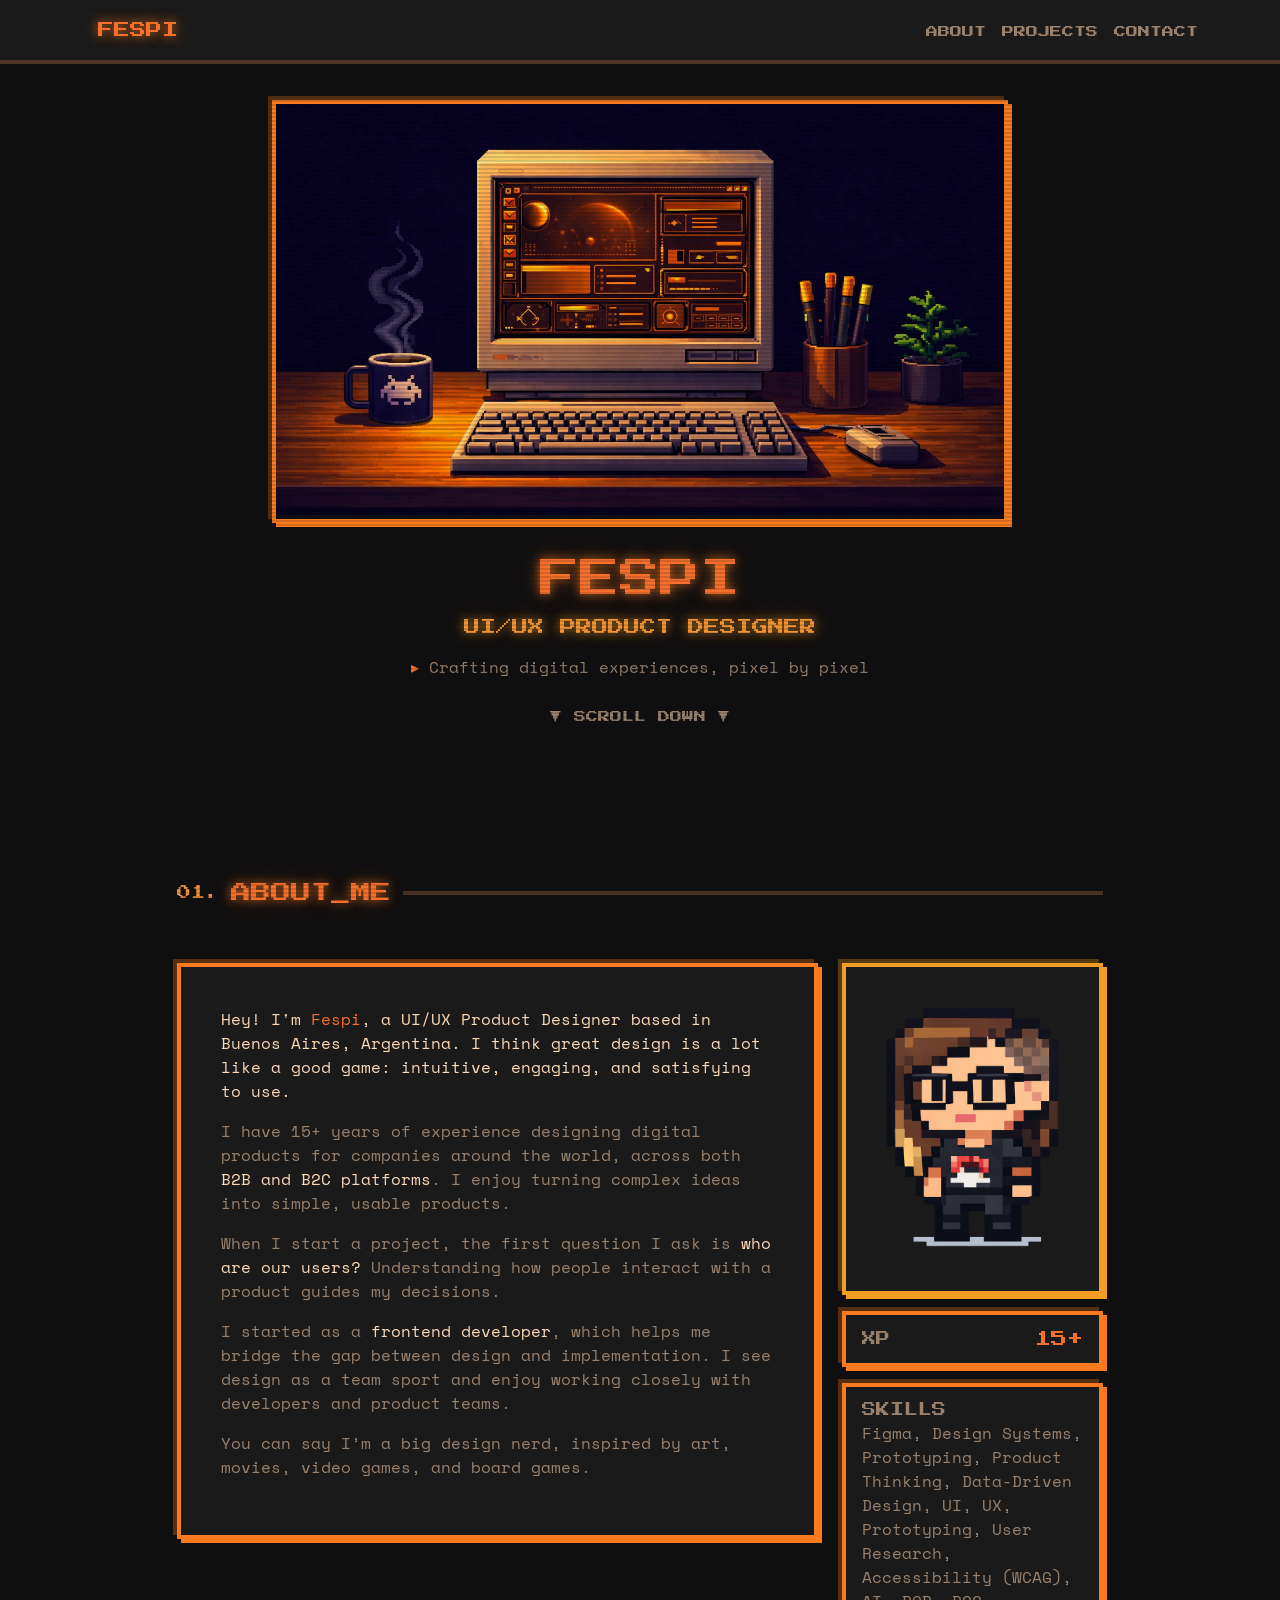
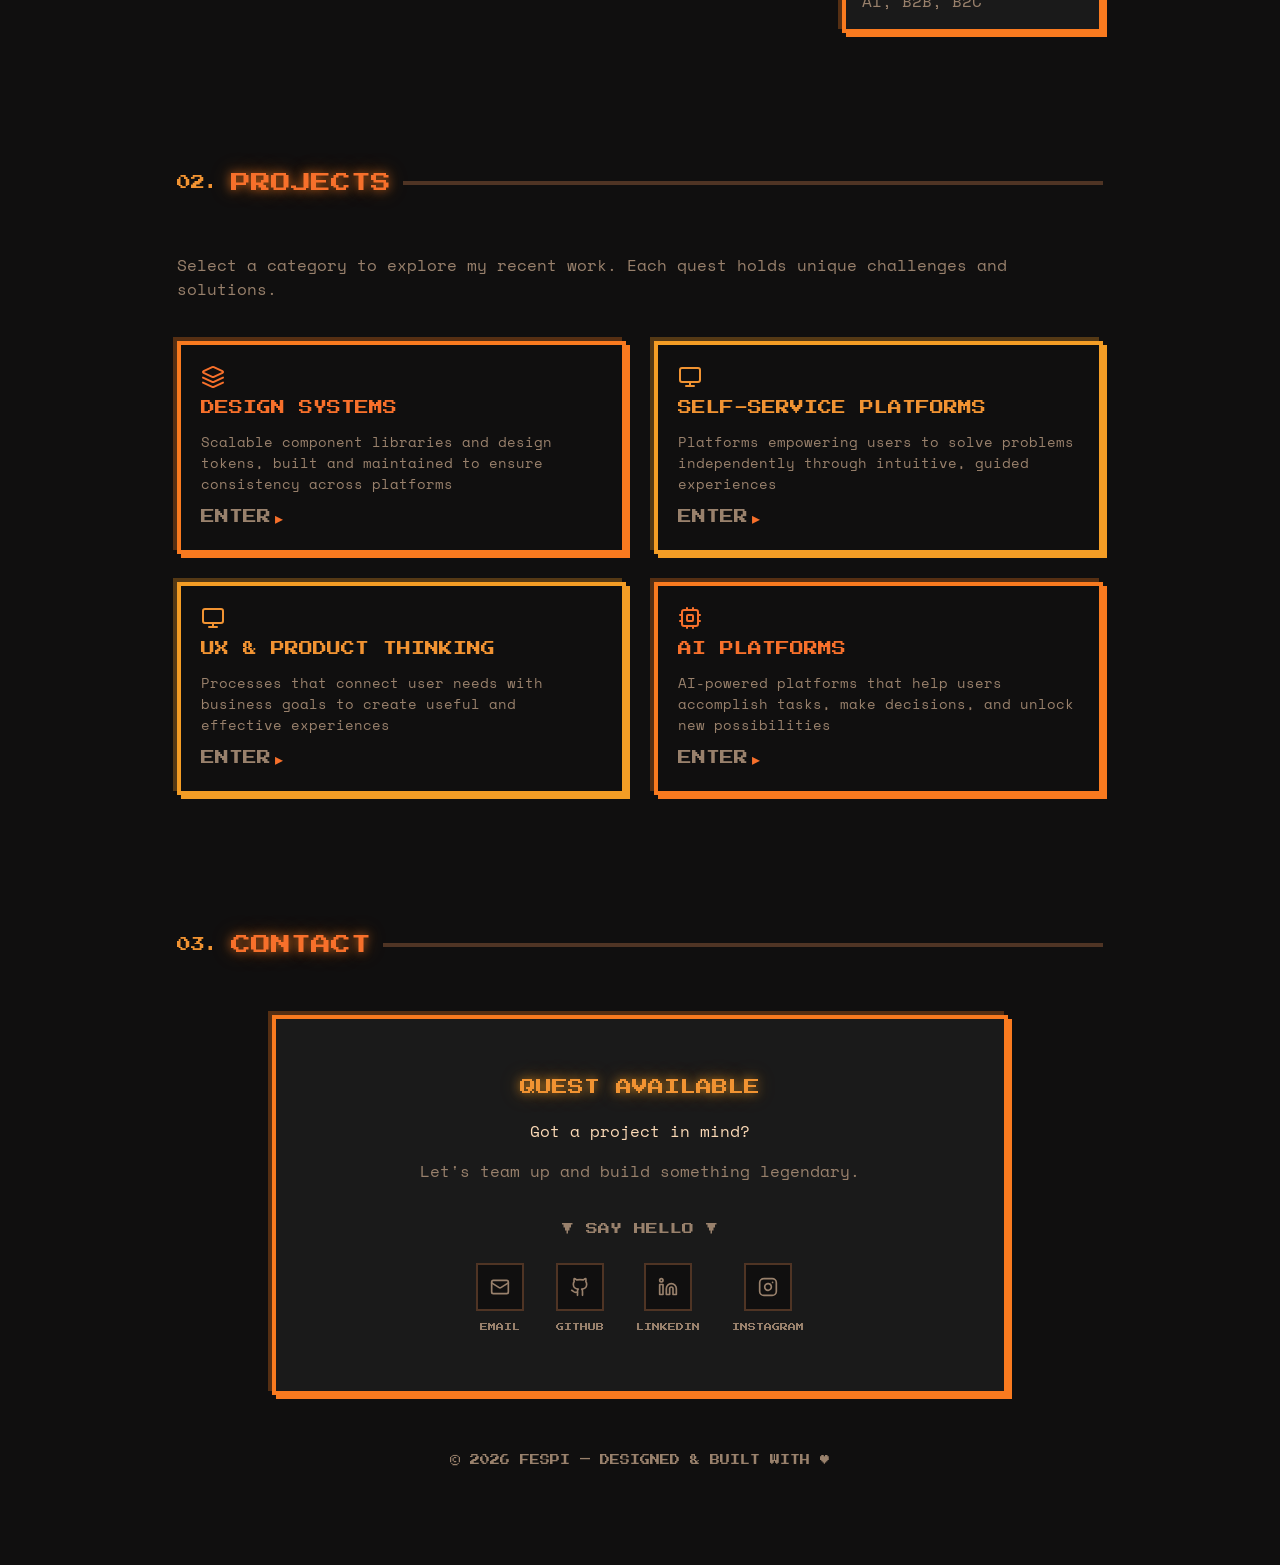
<file: index.html>
<!DOCTYPE html>
<html lang="en">
  <head>
    <meta charset="UTF-8">
		<meta name="viewport" content="width=device-width, initial-scale=1">
		<meta name="description" content="OHNO! Fespi - UI/UX designer">
		<meta property="og:description" content="OHNO! Fespi - UI/UX designer">
		<meta property="og:type" content="website">
		<meta property="og:url" content="https://www.ohno.com.ar/">
		<meta property="og:image" content="img/coverimg.png">
		<link rel="icon" href="img/favicon.ico" type="image/x-icon" />
    <meta http-equiv="X-UA-Compatible" content="ie=edge">
    <title>OHNO! Fespi</title>
    <link href="https://cdn.jsdelivr.net/npm/bootstrap@5.3.8/dist/css/bootstrap.min.css" rel="stylesheet" integrity="sha384-sRIl4kxILFvY47J16cr9ZwB07vP4J8+LH7qKQnuqkuIAvNWLzeN8tE5YBujZqJLB" crossorigin="anonymous">
	<link rel="preconnect" href="https://fonts.googleapis.com">
	<link rel="preconnect" href="https://fonts.gstatic.com" crossorigin>
	<link href="https://fonts.googleapis.com/css2?family=Press+Start+2P&family=Space+Mono:ital,wght@0,400;0,700;1,400;1,700&display=swap" rel="stylesheet">
    <link rel="stylesheet" href="css/style.css">
  </head>
  <body>

		<h1 class="d-none">OHNO! Fespi</h1>
		<div class="menu">
			<div class="container">
				<ul class="menu-items">
					<li class="menu-item menu-home">
						<a class="text-glow-tangerine" href="#">Fespi</a>
					</li>
					<li class="text-center menu-item menu-option">
						<a href="#aboutme">About</a>
					</li>
					<li class="text-center menu-item menu-option">
						<a href="#projects">Projects</a>
					</li>
					<li class="text-center menu-item menu-option">
						<a href="#contact">Contact</a>
					</li>
				</ul>
			</div>
		</div>

		<section id="home" class="landing-section">
			<div class="crt-scanlines"></div>
			<div class="container home-main">	
				<div class="row justify-content-center">
					<div class="col-12 col-lg-8 text-center">
						<div class="cover-img pixel-border">
							<img src="img/coverimg.png" alt="A retro computer">
						</div>
						<h2 class="d-none">Fespi UI/UX Product Designer</h2>
						<div class="cover-info">
							<p class="cover-name text-glow-tangerine">Fespi</p>
							<p class="cover-title text-glow-amber">UI/UX Product Designer</p>
							<p class="cover-text"><span class="animate-blink">▸</span> Crafting digital experiences, pixel by pixel</p>
							<div class="cover-scroll animate-float"><p>▼ Scroll Down ▼</p></div>
						</div>
					</div>
				</div>
			</div>
		</section>

		<section id="aboutme" class="landing-section">
			<div class="container">
				<div class="row justify-content-center">
					<div class="col-12 col-lg-10 text-center">
						<div class="section-title">
							<span class="title-number">01.</span>
							<h2 class="title-name text-glow-tangerine">About_me</h2>
							<div class="title-border"></div>
						</div>
					</div>
				</div>
				
				<div class="row justify-content-center">
					<div class="col-12 col-md-7">
						<div class="pixel-border about-text">
							<p class="intro">Hey! I'm <span class="name">Fespi</span>, a UI/UX Product Designer based in Buenos Aires, Argentina. I think great design is a lot like a good game: intuitive, engaging, and satisfying to use.</p>

							<p>I have 15+ years of experience designing digital products for companies around the world, across both <span class="highlight">B2B and B2C platforms</span>. I enjoy turning complex ideas into simple, usable products.</p>

							<p>When I start a project, the first question I ask is <span class="highlight">who are our users?</span> Understanding how people interact with a product guides my decisions.</p>

							<p>I started as a <span class="highlight">frontend developer</span>, which helps me bridge the gap between design and implementation. I see design as a team sport and enjoy working closely with developers and product teams.</p>

							<p>You can say I’m a big design nerd, inspired by art, movies, video games, and board games.</p>
						</div>
					</div>
					<div class="col-12 col-md-3">
						<div class="pixel-border-amber about-img">
							<img src="img/fespi.png" alt="Fespi as a pixelart character">
						</div>
						<div class="pixel-border about-xp">
							<span class="xp-title">XP</span>
							<span class="xp-data">15+</span>
						</div>

						<div class="pixel-border about-skills">
							<span class="skills-title">Skills</span>
							<p>Figma, Design Systems, Prototyping, Product Thinking, Data-Driven Design, UI, UX, Prototyping, User Research, Accessibility (WCAG), AI, B2B, B2C</p>
						</div>
					</div>
				</div>
			</div>
		</section>

		<section id="projects" class="landing-section">
			<div class="container">
				<div class="row justify-content-center">
					<div class="col-12 col-lg-10 text-center">
						<div class="section-title">
							<span class="title-number">02.</span>
							<h2 class="title-name text-glow-tangerine">Projects</h2>
							<div class="title-border"></div>
						</div>
					</div>
				</div>
				
				<div class="row justify-content-center">
					<div class="col-12 col-lg-10">
						<p class="projects-intro">Select a category to explore my recent work. Each quest holds unique challenges and solutions.</p>

						<div class="projects-list">
							<div class="project-item pixel-border" tabindex="0">
								<div class="project-title-container">
									<div class="icon">
										<svg xmlns="http://www.w3.org/2000/svg" width="24" height="24" viewBox="0 0 24 24" fill="none" stroke="currentColor" stroke-width="2" stroke-linecap="round" stroke-linejoin="round" class="lucide lucide-layers w-6 h-6 icon-even"><path d="m12.83 2.18a2 2 0 0 0-1.66 0L2.6 6.08a1 1 0 0 0 0 1.83l8.58 3.91a2 2 0 0 0 1.66 0l8.58-3.9a1 1 0 0 0 0-1.83Z"></path><path d="m22 17.65-9.17 4.16a2 2 0 0 1-1.66 0L2 17.65"></path><path d="m22 12.65-9.17 4.16a2 2 0 0 1-1.66 0L2 12.65"></path></svg>
									</div>
									<h3 class="project-title title-even">Design Systems</h3>
								</div>
								<p class="project-description">Scalable component libraries and design tokens, built and maintained to ensure consistency across platforms</p>
								<a class="enter-container" href="projects/designSystems.html">
									<span class="enter-text">Enter</span><span class="enter-icon animate-blink">▸</span>
								</a>
							</div>
							<div class="project-item pixel-border-amber" tabindex="0">
								<div class="project-title-container">
									<div class="icon">
										<svg xmlns="http://www.w3.org/2000/svg" width="24" height="24" viewBox="0 0 24 24" fill="none" stroke="currentColor" stroke-width="2" stroke-linecap="round" stroke-linejoin="round" class="lucide lucide-monitor w-6 h-6 icon-odd"><rect width="20" height="14" x="2" y="3" rx="2"></rect><line x1="8" x2="16" y1="21" y2="21"></line><line x1="12" x2="12" y1="17" y2="21"></line></svg>
									</div>
									<h3 class="project-title title-odd">Self-Service Platforms</h3>
								</div>
								<p class="project-description">Platforms empowering users to solve problems independently through intuitive, guided experiences</p>
								<a class="enter-container" href="projects/selfService.html">
									<span class="enter-text">Enter</span><span class="enter-icon animate-blink">▸</span>
								</a>
							</div>
							<div class="project-item pixel-border-amber" tabindex="0">
								<div class="project-title-container">
									<div class="icon">
										<svg xmlns="http://www.w3.org/2000/svg" width="24" height="24" viewBox="0 0 24 24" fill="none" stroke="currentColor" stroke-width="2" stroke-linecap="round" stroke-linejoin="round" class="lucide lucide-monitor w-6 h-6 icon-odd"><rect width="20" height="14" x="2" y="3" rx="2"></rect><line x1="8" x2="16" y1="21" y2="21"></line><line x1="12" x2="12" y1="17" y2="21"></line></svg>
									</div>
									<h3 class="project-title title-odd">UX & Product Thinking</h3>
								</div>
								<p class="project-description">Processes that connect user needs with business goals to create useful and effective experiences</p>
								<a class="enter-container" href="projects/ux.html">
									<span class="enter-text">Enter</span><span class="enter-icon animate-blink">▸</span>
								</a>
							</div>
							<div class="project-item pixel-border" tabindex="0">
								<div class="project-title-container">
									<div class="icon">
										<svg xmlns="http://www.w3.org/2000/svg" width="24" height="24" viewBox="0 0 24 24" fill="none" stroke="currentColor" stroke-width="2" stroke-linecap="round" stroke-linejoin="round" class="lucide lucide-cpu w-6 h-6 icon-even"><rect width="16" height="16" x="4" y="4" rx="2"></rect><rect width="6" height="6" x="9" y="9" rx="1"></rect><path d="M15 2v2"></path><path d="M15 20v2"></path><path d="M2 15h2"></path><path d="M2 9h2"></path><path d="M20 15h2"></path><path d="M20 9h2"></path><path d="M9 2v2"></path><path d="M9 20v2"></path></svg>
									</div>
									<h3 class="project-title title-even">AI Platforms</h3>
								</div>
								<p class="project-description">AI-powered platforms that help users accomplish tasks, make decisions, and unlock new possibilities</p>
								<a class="enter-container" href="projects/AIprojects.html">
									<span class="enter-text">Enter</span><span class="enter-icon animate-blink">▸</span>
								</a>
							</div>
							<!--
							<div class="project-item pixel-border-amber" tabindex="0">
								<div class="project-title-container">
									<div class="icon">
										<svg xmlns="http://www.w3.org/2000/svg" width="24" height="24" viewBox="0 0 24 24" fill="none" stroke="currentColor" stroke-width="2" stroke-linecap="round" stroke-linejoin="round" class="lucide lucide-folder w-6 h-6 icon-odd"><path d="M20 20a2 2 0 0 0 2-2V8a2 2 0 0 0-2-2h-7.9a2 2 0 0 1-1.69-.9L9.6 3.9A2 2 0 0 0 7.93 3H4a2 2 0 0 0-2 2v13a2 2 0 0 0 2 2Z"></path></svg>
									</div>
									<h3 class="project-title title-odd">Other Projects</h3>
								</div>
								<p class="project-description">Diverse design work across various domains</p>
								<a class="enter-container" href="projects/otherProjects.html">
									<span class="enter-text">Enter</span><span class="enter-icon animate-blink">▸</span>
								</a>
							</div>
							<div class="project-item pixel-border" tabindex="0">
								<div class="project-title-container">
									<div class="icon">
										<svg xmlns="http://www.w3.org/2000/svg" width="24" height="24" viewBox="0 0 24 24" fill="none" stroke="currentColor" stroke-width="2" stroke-linecap="round" stroke-linejoin="round" class="lucide lucide-wrench w-6 h-6 icon-even"><path d="M14.7 6.3a1 1 0 0 0 0 1.4l1.6 1.6a1 1 0 0 0 1.4 0l3.77-3.77a6 6 0 0 1-7.94 7.94l-6.91 6.91a2.12 2.12 0 0 1-3-3l6.91-6.91a6 6 0 0 1 7.94-7.94l-3.76 3.76z"></path></svg>
									</div>
									<h3 class="project-title title-even">Utilities</h3>
								</div>
								<p class="project-description">Simple tools that resolve ever-day problems</p>
								<a class="enter-container" href="#">
									<span class="enter-text">Enter</span><span class="enter-icon animate-blink">▸</span>
								</a>
							</div>
							-->
						</div>
					</div>
				</div>
			</div>
		</section>

		<section id="contact" class="landing-section">
			<div class="container">
				<div class="row justify-content-center">
					<div class="col-12 col-lg-10 text-center">
						<div class="section-title">
							<span class="title-number">03.</span>
							<h2 class="title-name text-glow-tangerine">Contact</h2>
							<div class="title-border"></div>
						</div>
					</div>
				</div>
				<div class="row justify-content-center">
					<div class="col-12 col-lg-8 text-center">
						<div class="pixel-border contact-container">
							<h3 class="font-pixel contact-title text-glow-amber mb-4">Quest Available</h3>
							<p class="contact-main">Got a project in mind?</p>
							<p class="contact-sec">Let's team up and build something legendary.</p>

							<div class="cover-scroll animate-float"><p>▼ Say Hello ▼</p></div>

							<div class="socials-container">
								<a href="mailto:hola@ohno.com.ar" class="social-item">
									<div class="social-square">
										<svg xmlns="http://www.w3.org/2000/svg" width="24" height="24" viewBox="0 0 24 24" fill="none" stroke="currentColor" stroke-width="2" stroke-linecap="round" stroke-linejoin="round">
											<rect width="20" height="16" x="2" y="4" rx="2"></rect>
											<path d="m22 7-8.97 5.7a1.94 1.94 0 0 1-2.06 0L2 7"></path>
										</svg>
									</div>
									<span class="social-text">Email</span>
								</a>
								<a href="https://github.com/fespinoX" target="_blank" class="social-item">
									<div class="social-square">
										<svg xmlns="http://www.w3.org/2000/svg" width="24" height="24" viewBox="0 0 24 24" fill="none" stroke="currentColor" stroke-width="2" stroke-linecap="round" stroke-linejoin="round">
											<path d="M15 22v-4a4.8 4.8 0 0 0-1-3.5c3 0 6-2 6-5.5.08-1.25-.27-2.48-1-3.5.28-1.15.28-2.35 0-3.5 0 0-1 0-3 1.5-2.64-.5-5.36-.5-8 0C6 2 5 2 5 2c-.3 1.15-.3 2.35 0 3.5A5.403 5.403 0 0 0 4 9c0 3.5 3 5.5 6 5.5-.39.49-.68 1.05-.85 1.65-.17.6-.22 1.23-.15 1.85v4"></path>
											<path d="M9 18c-4.51 2-5-2-7-2"></path>
										</svg>
									</div>
									<span class="social-text">Github</span>
								</a>
								<a href="https://www.linkedin.com/in/fespinox/" target="_blank" class="social-item">
									<div class="social-square">
										<svg xmlns="http://www.w3.org/2000/svg" width="24" height="24" viewBox="0 0 24 24" fill="none" stroke="currentColor" stroke-width="2" stroke-linecap="round" stroke-linejoin="round">
											<path d="M16 8a6 6 0 0 1 6 6v7h-4v-7a2 2 0 0 0-2-2 2 2 0 0 0-2 2v7h-4v-7a6 6 0 0 1 6-6z"></path>
											<rect width="4" height="12" x="2" y="9"></rect>
											<circle cx="4" cy="4" r="2"></circle>
										</svg>
									</div>
									<span class="social-text">Linkedin</span>
								</a>
								<a href="https://instagram.com/fespixels" target="_blank" class="social-item">
									<div class="social-square">
										<svg xmlns="http://www.w3.org/2000/svg" width="24" height="24" viewBox="0 0 24 24" fill="none" stroke="currentColor" stroke-width="2" stroke-linecap="round" stroke-linejoin="round">
											<rect width="20" height="20" x="2" y="2" rx="5" ry="5"></rect>
											<path d="M16 11.37A4 4 0 1 1 12.63 8 4 4 0 0 1 16 11.37z"></path>
											<line x1="17.5" x2="17.51" y1="6.5" y2="6.5"></line>
										</svg>
									</div>
									<span class="social-text">Instagram</span>
								</a>
								
							</div>
						</div>
					</div>
				</div>

				<p class="page-closure">© 2026 FESPI — DESIGNED &amp; BUILT WITH ♥</p>
				
				
			</div>
		</section>

  	
  	<script src="https://cdn.jsdelivr.net/npm/bootstrap@5.3.8/dist/js/bootstrap.bundle.min.js" integrity="sha384-FKyoEForCGlyvwx9Hj09JcYn3nv7wiPVlz7YYwJrWVcXK/BmnVDxM+D2scQbITxI" crossorigin="anonymous"></script>
</body>
</html>
</file>
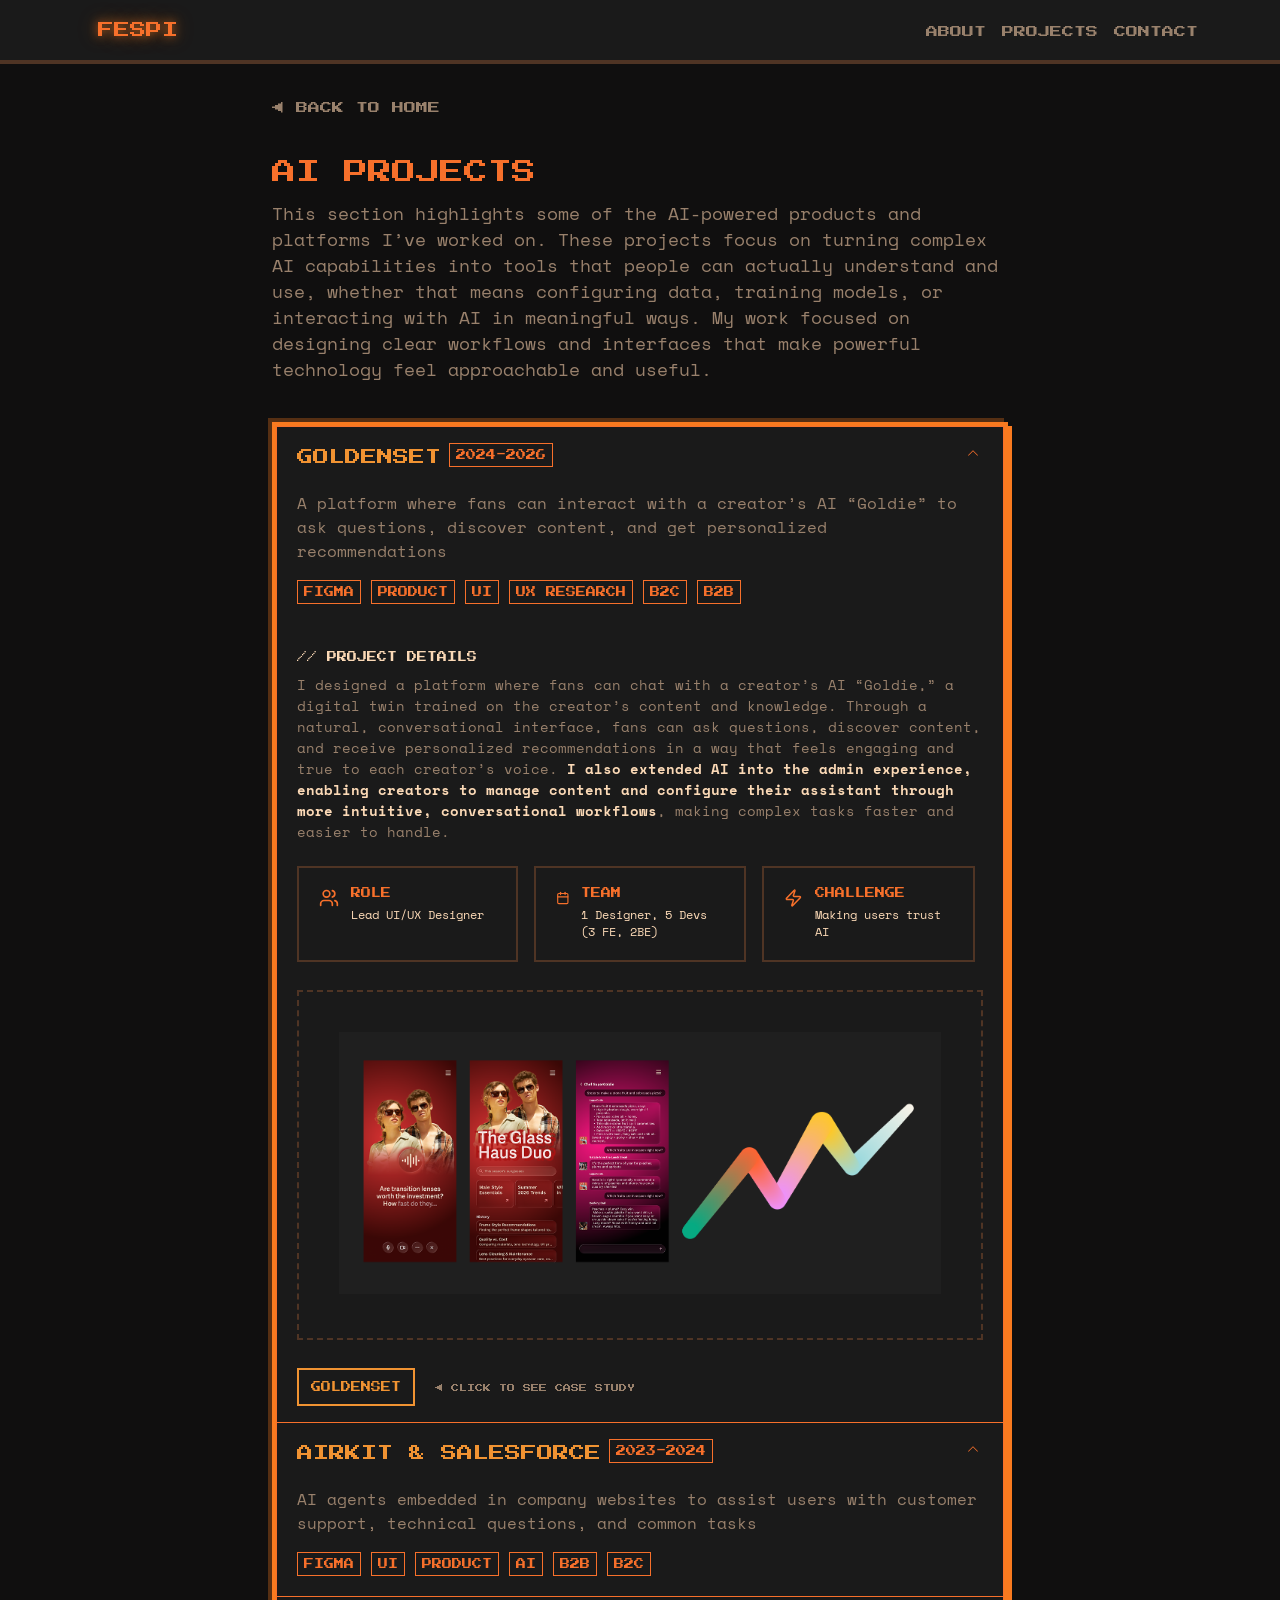
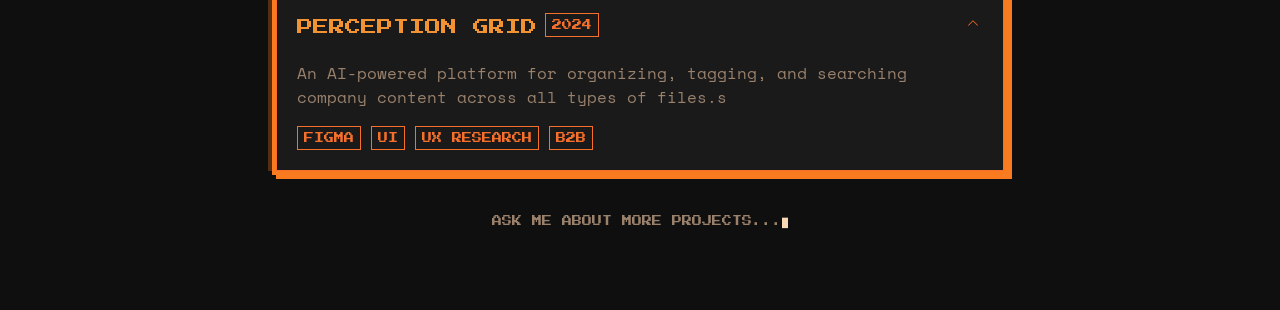
<file: projects/AIprojects.html>
<!DOCTYPE html>
<html lang="en">
<head>
    <meta charset="UTF-8">
		<meta name="viewport" content="width=device-width, initial-scale=1">
		<meta name="description" content="OHNO! Fespi - UI/UX designer">
		<meta property="og:description" content="OHNO! Fespi - UI/UX designer">
		<meta property="og:type" content="website">
		<meta property="og:url" content="https://www.ohno.com.ar/">
		<meta property="og:image" content="../img/coverimg.png">
		<link rel="icon" href="../img/favicon.ico" type="image/x-icon" />
    <meta http-equiv="X-UA-Compatible" content="ie=edge">
    <title>OHNO! Fespi</title>
    <link href="https://cdn.jsdelivr.net/npm/bootstrap@5.3.8/dist/css/bootstrap.min.css" rel="stylesheet" integrity="sha384-sRIl4kxILFvY47J16cr9ZwB07vP4J8+LH7qKQnuqkuIAvNWLzeN8tE5YBujZqJLB" crossorigin="anonymous">
	<link rel="preconnect" href="https://fonts.googleapis.com">
	<link rel="preconnect" href="https://fonts.gstatic.com" crossorigin>
	<link href="https://fonts.googleapis.com/css2?family=Press+Start+2P&family=Space+Mono:ital,wght@0,400;0,700;1,400;1,700&display=swap" rel="stylesheet">
    <link rel="stylesheet" href="../css/style.css">
</head>
<body>
	
	<h1 class="d-none">AI Projects</h1>
		<div class="menu">
			<div class="container">
				<ul class="menu-items">
					<li class="menu-item menu-home">
						<a class="text-glow-tangerine" href="../index.html#">Fespi</a>
					</li>
					<li class="text-center menu-item menu-option">
						<a href="../index.html#aboutme">About</a>
					</li>
					<li class="text-center menu-item menu-option">
						<a href="../index.html#projects">Projects</a>
					</li>
					<li class="text-center menu-item menu-option">
						<a href="../index.html#contact">Contact</a>
					</li>
				</ul>
			</div>
		</div>

		<section class="landing-section">
			<div class="container projects-main">	
				<div class="row justify-content-center">
					<div class="col-12 col-lg-8">
						<div class="animate-side">
							<a class="back-button" href="../index.html">
								◀ Back to Home
							</a>
						</div>
						<div class="project-intro">
							<h2 class="project-detail-title">
								AI Projects
							</h2>
							<p class="project-detail-description">
								This section highlights some of the AI-powered products and platforms I’ve worked on. These projects focus on turning complex AI capabilities into tools that people can actually understand and use, whether that means configuring data, training models, or interacting with AI in meaningful ways. My work focused on designing clear workflows and interfaces that make powerful technology feel approachable and useful.
							</p>
						</div>

						<div class="accordion pixel-border">
							<div class="accordion-item">
								<h2 class="accordion-header">
								<button class="accordion-button" type="button" data-bs-toggle="collapse" data-bs-target="#collapseOne" aria-expanded="true" aria-controls="collapseOne">
									<div class="project-item-title-container">
										<h3 class="project-item-title">Goldenset</h3><span class="project-tag">2024-2026</span>
									</div>
									<div class="project-explanation">
										<p>A platform where fans can interact with a creator’s AI “Goldie” to ask questions, discover content, and get personalized recommendations</p>
									</div>
									<div>
										<span class="project-tag">Figma</span>
										<span class="project-tag">Product</span>
										<span class="project-tag">UI</span>
										<span class="project-tag">UX Research</span>
										<span class="project-tag">B2C</span>
										<span class="project-tag">B2B</span>
									</div>
								</button>
								</h2>
								<div id="collapseOne" class="accordion-collapse collapse show" data-bs-parent="#accordionExample">
								<div class="accordion-body">
									<h3 class="project-details-title">// Project Details</h3>
									<p class="project-details-info">I designed a platform where fans can chat with a creator’s AI “Goldie,” a digital twin trained on the creator’s content and knowledge. Through a natural, conversational interface, fans can ask questions, discover content, and receive personalized recommendations in a way that feels engaging and true to each creator’s voice. <span class="bld">I also extended AI into the admin experience, enabling creators to manage content and configure their assistant through more intuitive, conversational workflows</span>, making complex tasks faster and easier to handle.</p>
									<div class="project-cards row gx-3">
										<div class="col-12 col-md-4">
											<div class="project-card h-100">
												<svg xmlns="http://www.w3.org/2000/svg" width="24" height="24" viewBox="0 0 24 24" fill="none" stroke="currentColor" stroke-width="2" stroke-linecap="round" stroke-linejoin="round" class="lucide lucide-users w-4 h-4 text-accent shrink-0 mt-0.5">
													<path d="M16 21v-2a4 4 0 0 0-4-4H6a4 4 0 0 0-4 4v2"></path>
													<circle cx="9" cy="7" r="4"></circle>
													<path d="M22 21v-2a4 4 0 0 0-3-3.87"></path>
													<path d="M16 3.13a4 4 0 0 1 0 7.75"></path>
												</svg>
												<div>
													<h3 class="project-card-title">Role</h3>
													<p class="project-card-value">Lead UI/UX Designer</p>
												</div>
											</div>
										</div>
										<div class="col-12 col-md-4">
											<div class="project-card h-100">
												<svg xmlns="http://www.w3.org/2000/svg" width="24" height="24" viewBox="0 0 24 24" fill="none" stroke="currentColor" stroke-width="2" stroke-linecap="round" stroke-linejoin="round" class="lucide lucide-calendar w-4 h-4 text-accent shrink-0 mt-0.5"><path d="M8 2v4"></path><path d="M16 2v4"></path><rect width="18" height="18" x="3" y="4" rx="2"></rect><path d="M3 10h18"></path></svg>
												<div>
													<h3 class="project-card-title">Team</h3>
													<p class="project-card-value">1 Designer, 5 Devs (3 FE, 2BE)</p>
												</div>
											</div>
										</div>
										<div class="col-12 col-md-4">
											<div class="project-card h-100">
												<svg xmlns="http://www.w3.org/2000/svg" width="24" height="24" viewBox="0 0 24 24" fill="none" stroke="currentColor" stroke-width="2" stroke-linecap="round" stroke-linejoin="round" class="lucide lucide-zap w-4 h-4 text-accent shrink-0 mt-0.5"><path d="M4 14a1 1 0 0 1-.78-1.63l9.9-10.2a.5.5 0 0 1 .86.46l-1.92 6.02A1 1 0 0 0 13 10h7a1 1 0 0 1 .78 1.63l-9.9 10.2a.5.5 0 0 1-.86-.46l1.92-6.02A1 1 0 0 0 11 14z"></path></svg>
												<div>
													<h3 class="project-card-title">Challenge</h3>
													<p class="project-card-value">Making users trust AI</p>
												</div>
											</div>
										</div>
									</div>
									<div class="project-details-image">
										<img src="../img/projects/aiprojects/goldie.png" alt="Screencaptures from an AI platform">
									</div>

									<div class="project-details-link-container">
										<a href="https://www.figma.com/design/N2KLegSEHSxQ5u6OetZ4Bc/Goldenset-Case-Study?node-id=0-1&t=1wHAgGilMg5V0nNF-1" target="_blank" class="primary-button">Goldenset</a>
										<div class="animate-side nudge-container">
											<p class="nudge">
												◀ Click to see Case Study
											</p>
										</div>
									</div>
									
								</div>
								</div>
							</div>
							<div class="accordion-item">
								<h2 class="accordion-header">
								<button class="accordion-button" type="button" data-bs-toggle="collapse" data-bs-target="#collapseTwo" aria-expanded="true" aria-controls="collapseTwo">
									<div class="project-item-title-container">
										<h3 class="project-item-title">Airkit & Salesforce</h3><span class="project-tag">2023-2024</span>
									</div>
									<div class="project-explanation">
										<p>AI agents embedded in company websites to assist users with customer support, technical questions, and common tasks</p>
									</div>
									<div>
										<span class="project-tag">Figma</span>
                                        <span class="project-tag">UI</span>
										<span class="project-tag">Product</span>
                                        <span class="project-tag">AI</span>
										<span class="project-tag">B2B</span>
										<span class="project-tag">B2C</span>
									</div>
								</button>
								</h2>
								<div id="collapseTwo" class="accordion-collapse collapse" data-bs-parent="#accordionExample">
								<div class="accordion-body">
									<h3 class="project-details-title">// Project Details</h3>
									<p class="project-details-info">I <span class="bld">designed a platform that enables companies to deploy AI agents directly within their websites as digital workers</span>, initially built for Airkit and later carried forward after its acquisition by Salesforce, where the same core experience and approach were applied. These agents help users find information, troubleshoot issues, and get support without needing to contact a human agent. <span class="bld">I also designed the admin panel to create, configure, and monitor these agents</span>, giving teams full control over their behavior and performance. The focus was on creating a clear and trustworthy conversational experience, allowing users to ask questions naturally while the AI efficiently handled common requests and seamlessly escalated more complex cases when needed.</p>
									<div class="project-cards row gx-3">
										<div class="col-12 col-md-4">
											<div class="project-card h-100">
												<svg xmlns="http://www.w3.org/2000/svg" width="24" height="24" viewBox="0 0 24 24" fill="none" stroke="currentColor" stroke-width="2" stroke-linecap="round" stroke-linejoin="round" class="lucide lucide-users w-4 h-4 text-accent shrink-0 mt-0.5">
													<path d="M16 21v-2a4 4 0 0 0-4-4H6a4 4 0 0 0-4 4v2"></path>
													<circle cx="9" cy="7" r="4"></circle>
													<path d="M22 21v-2a4 4 0 0 0-3-3.87"></path>
													<path d="M16 3.13a4 4 0 0 1 0 7.75"></path>
												</svg>
												<div>
													<h3 class="project-card-title">Role</h3>
													<p class="project-card-value">UI/UX Designer</p>
												</div>
											</div>
										</div>
										<div class="col-12 col-md-4">
											<div class="project-card h-100">
												<svg xmlns="http://www.w3.org/2000/svg" width="24" height="24" viewBox="0 0 24 24" fill="none" stroke="currentColor" stroke-width="2" stroke-linecap="round" stroke-linejoin="round" class="lucide lucide-calendar w-4 h-4 text-accent shrink-0 mt-0.5"><path d="M8 2v4"></path><path d="M16 2v4"></path><rect width="18" height="18" x="3" y="4" rx="2"></rect><path d="M3 10h18"></path></svg>
												<div>
													<h3 class="project-card-title">Team</h3>
													<p class="project-card-value">1 Designer, 2 Developers, 1 Data Admin</p>
												</div>
											</div>
										</div>
										<div class="col-12 col-md-4">
											<div class="project-card h-100">
												<svg xmlns="http://www.w3.org/2000/svg" width="24" height="24" viewBox="0 0 24 24" fill="none" stroke="currentColor" stroke-width="2" stroke-linecap="round" stroke-linejoin="round" class="lucide lucide-zap w-4 h-4 text-accent shrink-0 mt-0.5"><path d="M4 14a1 1 0 0 1-.78-1.63l9.9-10.2a.5.5 0 0 1 .86.46l-1.92 6.02A1 1 0 0 0 13 10h7a1 1 0 0 1 .78 1.63l-9.9 10.2a.5.5 0 0 1-.86-.46l1.92-6.02A1 1 0 0 0 11 14z"></path></svg>
												<div>
													<h3 class="project-card-title">Challenge</h3>
													<p class="project-card-value">Accelerated Timeline</p>
												</div>
											</div>
										</div>
									</div>
									<div class="project-details-image">
										<img src="../img/projects/aiprojects/airkit.png" alt="Screencaptures from an AI platform">
									</div>

									<div class="project-details-link-container">
										<a href="https://www.figma.com/design/bQ7uKNAJTwpnuChR78YzOB/Airkit---Salesforce-Case-Study?node-id=0-1&t=tfVUmbM4s86EBsKH-1" target="_blank" class="primary-button">Airkit & Salesforce</a>
										<div class="animate-side nudge-container">
											<p class="nudge">
												◀ Click to see Case Study
											</p>
										</div>
									</div>
									
								</div>
								</div>
							</div>
							<div class="accordion-item">
								<h2 class="accordion-header">
								<button class="accordion-button" type="button" data-bs-toggle="collapse" data-bs-target="#collapseThree" aria-expanded="true" aria-controls="collapseThree">
									<div class="project-item-title-container">
										<h3 class="project-item-title">Perception Grid</h3><span class="project-tag">2024</span>
									</div>
									<div class="project-explanation">
										<p>An AI-powered platform for organizing, tagging, and searching company content across all types of files.s</p>
									</div>
									<div>
										<span class="project-tag">Figma</span>
										<span class="project-tag">UI</span>
                                        <span class="project-tag">UX Research</span>
										<span class="project-tag">B2B</span>
									</div>
								</button>
								</h2>
								<div id="collapseThree" class="accordion-collapse collapse" data-bs-parent="#accordionExample">
								<div class="accordion-body">
									<h3 class="project-details-title">// Project Details</h3>
									<p class="project-details-info">I led the UX process for multiple platforms that enable organizations to create and manage “always-on” employee surveys without relying on analysts or support teams. At the time, there was no defined UX practice, so <span class="bld">I introduced and established a structured UX process; from user research and interviews to user stories, flows, and iterative validation</span>, which was later adopted across the company. These platforms allow users to design surveys, continuously collect feedback, and combine sentiment data with behavioral data from other sources, while surfacing results through data visualization and analysis. My focus was on grounding product decisions in real user insights and turning complex data workflows into clear, actionable experiences that teams could easily understand and act on.</p>
									<div class="project-cards row gx-3">
										<div class="col-12 col-md-4">
											<div class="project-card h-100">
												<svg xmlns="http://www.w3.org/2000/svg" width="24" height="24" viewBox="0 0 24 24" fill="none" stroke="currentColor" stroke-width="2" stroke-linecap="round" stroke-linejoin="round" class="lucide lucide-users w-4 h-4 text-accent shrink-0 mt-0.5">
													<path d="M16 21v-2a4 4 0 0 0-4-4H6a4 4 0 0 0-4 4v2"></path>
													<circle cx="9" cy="7" r="4"></circle>
													<path d="M22 21v-2a4 4 0 0 0-3-3.87"></path>
													<path d="M16 3.13a4 4 0 0 1 0 7.75"></path>
												</svg>
												<div>
													<h3 class="project-card-title">Role</h3>
													<p class="project-card-value">UI/UX Designer</p>
												</div>
											</div>
										</div>
										<div class="col-12 col-md-4">
											<div class="project-card h-100">
												<svg xmlns="http://www.w3.org/2000/svg" width="24" height="24" viewBox="0 0 24 24" fill="none" stroke="currentColor" stroke-width="2" stroke-linecap="round" stroke-linejoin="round" class="lucide lucide-calendar w-4 h-4 text-accent shrink-0 mt-0.5"><path d="M8 2v4"></path><path d="M16 2v4"></path><rect width="18" height="18" x="3" y="4" rx="2"></rect><path d="M3 10h18"></path></svg>
												<div>
													<h3 class="project-card-title">Team</h3>
													<p class="project-card-value">3 Designers</p>
												</div>
											</div>
										</div>
										<div class="col-12 col-md-4">
											<div class="project-card h-100">
												<svg xmlns="http://www.w3.org/2000/svg" width="24" height="24" viewBox="0 0 24 24" fill="none" stroke="currentColor" stroke-width="2" stroke-linecap="round" stroke-linejoin="round" class="lucide lucide-zap w-4 h-4 text-accent shrink-0 mt-0.5"><path d="M4 14a1 1 0 0 1-.78-1.63l9.9-10.2a.5.5 0 0 1 .86.46l-1.92 6.02A1 1 0 0 0 13 10h7a1 1 0 0 1 .78 1.63l-9.9 10.2a.5.5 0 0 1-.86-.46l1.92-6.02A1 1 0 0 0 11 14z"></path></svg>
												<div>
													<h3 class="project-card-title">Challenge</h3>
													<p class="project-card-value">Solution complexity</p>
												</div>
											</div>
										</div>
									</div>
									<div class="project-details-image">
										<img src="../img/projects/aiprojects/perceptiongrid.png" alt="Screencaptures from an AI platform">
									</div>

									<div class="project-details-link-container">
										<a href="https://www.perceptiongrid.io/" target="_blank" class="primary-button">Perception Grid</a>
										<div class="animate-side nudge-container">
											<p class="nudge">
												◀ Click to see Company's Landing Page
											</p>
										</div>
									</div>
									
								</div>
								</div>
							</div>
						</div>

						<a href="../index.html#contact" class="ask-more">Ask me about more projects...<span class="animate-blink">█</span></a>
					</div>
				</div>
			</div>
		</section>

<script src="https://cdn.jsdelivr.net/npm/bootstrap@5.3.8/dist/js/bootstrap.bundle.min.js" integrity="sha384-FKyoEForCGlyvwx9Hj09JcYn3nv7wiPVlz7YYwJrWVcXK/BmnVDxM+D2scQbITxI" crossorigin="anonymous"></script>
</body>
</html>
</file>
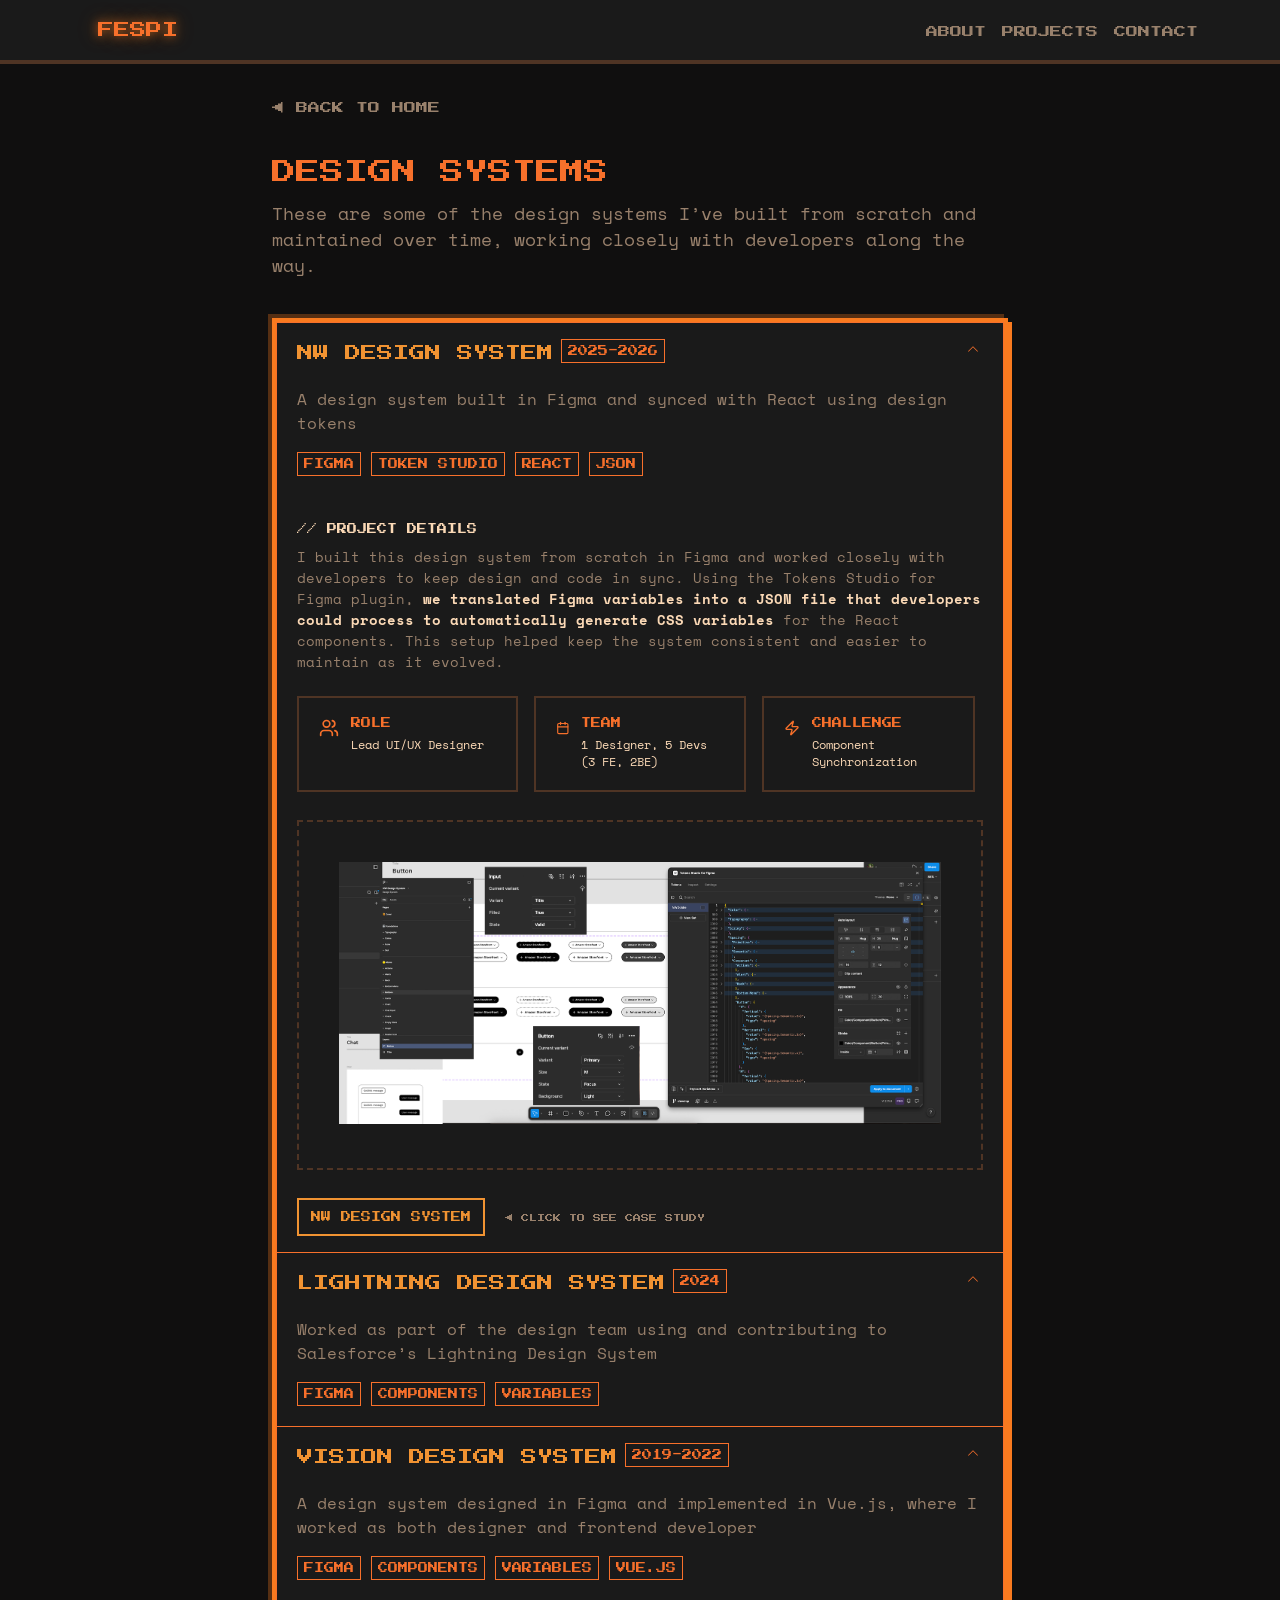
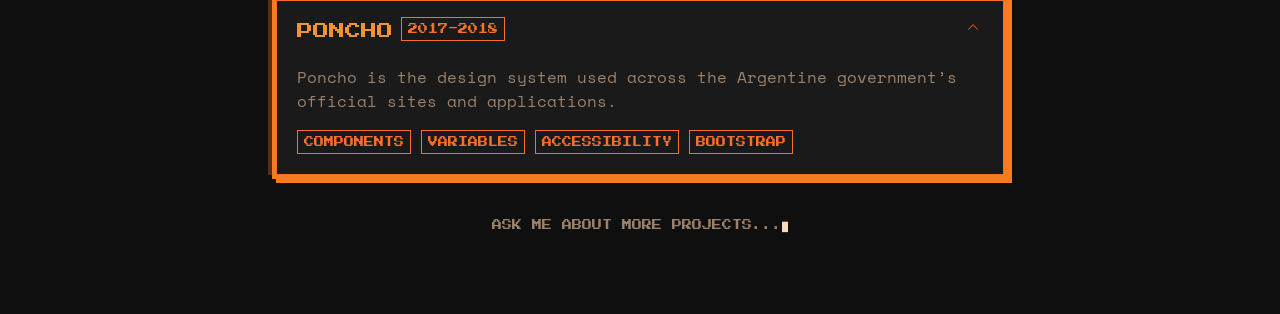
<file: projects/designSystems.html>
<!DOCTYPE html>
<html lang="en">
<head>
    <meta charset="UTF-8">
		<meta name="viewport" content="width=device-width, initial-scale=1">
		<meta name="description" content="OHNO! Fespi - UI/UX designer">
		<meta property="og:description" content="OHNO! Fespi - UI/UX designer">
		<meta property="og:type" content="website">
		<meta property="og:url" content="https://www.ohno.com.ar/">
		<meta property="og:image" content="../img/coverimg.png">
		<link rel="icon" href="../img/favicon.ico" type="image/x-icon" />
    <meta http-equiv="X-UA-Compatible" content="ie=edge">
    <title>OHNO! Fespi</title>
    <link href="https://cdn.jsdelivr.net/npm/bootstrap@5.3.8/dist/css/bootstrap.min.css" rel="stylesheet" integrity="sha384-sRIl4kxILFvY47J16cr9ZwB07vP4J8+LH7qKQnuqkuIAvNWLzeN8tE5YBujZqJLB" crossorigin="anonymous">
	<link rel="preconnect" href="https://fonts.googleapis.com">
	<link rel="preconnect" href="https://fonts.gstatic.com" crossorigin>
	<link href="https://fonts.googleapis.com/css2?family=Press+Start+2P&family=Space+Mono:ital,wght@0,400;0,700;1,400;1,700&display=swap" rel="stylesheet">
    <link rel="stylesheet" href="../css/style.css">
</head>
<body>
	
	<h1 class="d-none">Design System Projects</h1>
		<div class="menu">
			<div class="container">
				<ul class="menu-items">
					<li class="menu-item menu-home">
						<a class="text-glow-tangerine" href="../index.html#">Fespi</a>
					</li>
					<li class="text-center menu-item menu-option">
						<a href="../index.html#aboutme">About</a>
					</li>
					<li class="text-center menu-item menu-option">
						<a href="../index.html#projects">Projects</a>
					</li>
					<li class="text-center menu-item menu-option">
						<a href="../index.html#contact">Contact</a>
					</li>
				</ul>
			</div>
		</div>

		<section class="landing-section">
			<div class="container projects-main">	
				<div class="row justify-content-center">
					<div class="col-12 col-lg-8">
						<div class="animate-side">
							<a class="back-button" href="../index.html">
								◀ Back to Home
							</a>
						</div>
						<div class="project-intro">
							<h2 class="project-detail-title">
								Design Systems
							</h2>
							<p class="project-detail-description">
								These are some of the design systems I’ve built from scratch and maintained over time, working closely with developers along the way.
							</p>
						</div>

						<div class="accordion pixel-border">
							<div class="accordion-item">
								<h2 class="accordion-header">
								<button class="accordion-button" type="button" data-bs-toggle="collapse" data-bs-target="#collapseOne" aria-expanded="true" aria-controls="collapseOne">
									<div class="project-item-title-container">
										<h3 class="project-item-title">NW Design System</h3><span class="project-tag">2025-2026</span>
									</div>
									<div class="project-explanation">
										<p>A design system built in Figma and synced with React using design tokens</p>
									</div>
									<div>
										<span class="project-tag">Figma</span>
										<span class="project-tag">Token Studio</span>
										<span class="project-tag">React</span>
										<span class="project-tag">JSON</span>
									</div>
								</button>
								</h2>
								<div id="collapseOne" class="accordion-collapse collapse show" data-bs-parent="#accordionExample">
								<div class="accordion-body">
									<h3 class="project-details-title">// Project Details</h3>
									<p class="project-details-info">I built this design system from scratch in Figma and worked closely with developers to keep design and code in sync. Using the Tokens Studio for Figma plugin, <span class="bld">we translated Figma variables into a JSON file that developers could process to automatically generate CSS variables</span> for the React components. This setup helped keep the system consistent and easier to maintain as it evolved.</p>
									<div class="project-cards row gx-3">
										<div class="col-12 col-md-4">
											<div class="project-card h-100">
												<svg xmlns="http://www.w3.org/2000/svg" width="24" height="24" viewBox="0 0 24 24" fill="none" stroke="currentColor" stroke-width="2" stroke-linecap="round" stroke-linejoin="round" class="lucide lucide-users w-4 h-4 text-accent shrink-0 mt-0.5">
													<path d="M16 21v-2a4 4 0 0 0-4-4H6a4 4 0 0 0-4 4v2"></path>
													<circle cx="9" cy="7" r="4"></circle>
													<path d="M22 21v-2a4 4 0 0 0-3-3.87"></path>
													<path d="M16 3.13a4 4 0 0 1 0 7.75"></path>
												</svg>
												<div>
													<h3 class="project-card-title">Role</h3>
													<p class="project-card-value">Lead UI/UX Designer</p>
												</div>
											</div>
										</div>
										<div class="col-12 col-md-4">
											<div class="project-card h-100">
												<svg xmlns="http://www.w3.org/2000/svg" width="24" height="24" viewBox="0 0 24 24" fill="none" stroke="currentColor" stroke-width="2" stroke-linecap="round" stroke-linejoin="round" class="lucide lucide-calendar w-4 h-4 text-accent shrink-0 mt-0.5"><path d="M8 2v4"></path><path d="M16 2v4"></path><rect width="18" height="18" x="3" y="4" rx="2"></rect><path d="M3 10h18"></path></svg>
												<div>
													<h3 class="project-card-title">Team</h3>
													<p class="project-card-value">1 Designer, 5 Devs (3 FE, 2BE)</p>
												</div>
											</div>
										</div>
										<div class="col-12 col-md-4">
											<div class="project-card h-100">
												<svg xmlns="http://www.w3.org/2000/svg" width="24" height="24" viewBox="0 0 24 24" fill="none" stroke="currentColor" stroke-width="2" stroke-linecap="round" stroke-linejoin="round" class="lucide lucide-zap w-4 h-4 text-accent shrink-0 mt-0.5"><path d="M4 14a1 1 0 0 1-.78-1.63l9.9-10.2a.5.5 0 0 1 .86.46l-1.92 6.02A1 1 0 0 0 13 10h7a1 1 0 0 1 .78 1.63l-9.9 10.2a.5.5 0 0 1-.86-.46l1.92-6.02A1 1 0 0 0 11 14z"></path></svg>
												<div>
													<h3 class="project-card-title">Challenge</h3>
													<p class="project-card-value">Component Synchronization</p>
												</div>
											</div>
										</div>
									</div>
									<div class="project-details-image">
										<img src="../img/projects/designsystems/nw.png" alt="Screencaptures from a Design System">
									</div>

									<div class="project-details-link-container">
										<a href="https://www.figma.com/design/vm0MYIuO3moMP3sz00hXja/NW-Design-System?node-id=0-1&t=wfSxbWpJGixLkBh4-1" target="_blank" class="primary-button">NW Design System</a>
										<div class="animate-side nudge-container">
											<p class="nudge">
												◀ Click to see case study
											</p>
										</div>
									</div>
									
								</div>
								</div>
							</div>
							<div class="accordion-item">
								<h2 class="accordion-header">
								<button class="accordion-button" type="button" data-bs-toggle="collapse" data-bs-target="#collapseTwo" aria-expanded="true" aria-controls="collapseTwo">
									<div class="project-item-title-container">
										<h3 class="project-item-title">Lightning Design System</h3><span class="project-tag">2024</span>
									</div>
									<div class="project-explanation">
										<p>Worked as part of the design team using and contributing to Salesforce’s Lightning Design System</p>
									</div>
									<div>
										<span class="project-tag">Figma</span>
										<span class="project-tag">Components</span>
										<span class="project-tag">Variables</span>
									</div>
								</button>
								</h2>
								<div id="collapseTwo" class="accordion-collapse collapse" data-bs-parent="#accordionExample">
								<div class="accordion-body">
									<h3 class="project-details-title">// Project Details</h3>
									<p class="project-details-info">As part of the design team, I worked extensively with <span class="bld">Salesforce</span>’s Lightning Design System, using it to design consistent product experiences while also contributing back to it. I <span class="bld">created new components and updated existing ones</span> when product needs evolved, helping expand and improve the system so it could support new features across the platform.</p>
									<div class="project-cards row gx-3">
										<div class="col-12 col-md-4">
											<div class="project-card h-100">
												<svg xmlns="http://www.w3.org/2000/svg" width="24" height="24" viewBox="0 0 24 24" fill="none" stroke="currentColor" stroke-width="2" stroke-linecap="round" stroke-linejoin="round" class="lucide lucide-users w-4 h-4 text-accent shrink-0 mt-0.5">
													<path d="M16 21v-2a4 4 0 0 0-4-4H6a4 4 0 0 0-4 4v2"></path>
													<circle cx="9" cy="7" r="4"></circle>
													<path d="M22 21v-2a4 4 0 0 0-3-3.87"></path>
													<path d="M16 3.13a4 4 0 0 1 0 7.75"></path>
												</svg>
												<div>
													<h3 class="project-card-title">Role</h3>
													<p class="project-card-value">UI/UX Designer</p>
												</div>
											</div>
										</div>
										<div class="col-12 col-md-4">
											<div class="project-card h-100">
												<svg xmlns="http://www.w3.org/2000/svg" width="24" height="24" viewBox="0 0 24 24" fill="none" stroke="currentColor" stroke-width="2" stroke-linecap="round" stroke-linejoin="round" class="lucide lucide-calendar w-4 h-4 text-accent shrink-0 mt-0.5"><path d="M8 2v4"></path><path d="M16 2v4"></path><rect width="18" height="18" x="3" y="4" rx="2"></rect><path d="M3 10h18"></path></svg>
												<div>
													<h3 class="project-card-title">Team</h3>
													<p class="project-card-value">Houndreds of Designers & Developers</p>
												</div>
											</div>
										</div>
										<div class="col-12 col-md-4">
											<div class="project-card h-100">
												<svg xmlns="http://www.w3.org/2000/svg" width="24" height="24" viewBox="0 0 24 24" fill="none" stroke="currentColor" stroke-width="2" stroke-linecap="round" stroke-linejoin="round" class="lucide lucide-zap w-4 h-4 text-accent shrink-0 mt-0.5"><path d="M4 14a1 1 0 0 1-.78-1.63l9.9-10.2a.5.5 0 0 1 .86.46l-1.92 6.02A1 1 0 0 0 13 10h7a1 1 0 0 1 .78 1.63l-9.9 10.2a.5.5 0 0 1-.86-.46l1.92-6.02A1 1 0 0 0 11 14z"></path></svg>
												<div>
													<h3 class="project-card-title">Challenge</h3>
													<p class="project-card-value">Complex Design Processes</p>
												</div>
											</div>
										</div>
									</div>
									<div class="project-details-image">
										<img src="../img/projects/designsystems/lightning.png" alt="Screencaptures from a Design System">
									</div>

									<div class="project-details-link-container">
										<a href="https://www.lightningdesignsystem.com/" target="_blank" class="primary-button">Lightning Design System</a>
										<div class="animate-side nudge-container">
											<p class="nudge">
												◀ Browse Design System
											</p>
										</div>
									</div>
									
								</div>
								</div>
							</div>
							<div class="accordion-item">
								<h2 class="accordion-header">
								<button class="accordion-button" type="button" data-bs-toggle="collapse" data-bs-target="#collapseThree" aria-expanded="true" aria-controls="collapseThree">
									<div class="project-item-title-container">
										<h3 class="project-item-title">Vision Design System</h3><span class="project-tag">2019-2022</span>
									</div>
									<div class="project-explanation">
										<p>A design system designed in Figma and implemented in Vue.js, where I worked as both designer and frontend developer</p>
									</div>
									<div>
										<span class="project-tag">Figma</span>
										<span class="project-tag">Components</span>
										<span class="project-tag">Variables</span>
										<span class="project-tag">Vue.js</span>
									</div>
								</button>
								</h2>
								<div id="collapseThree" class="accordion-collapse collapse" data-bs-parent="#accordionExample">
								<div class="accordion-body">
									<h3 class="project-details-title">// Project Details</h3>
									<p class="project-details-info">I <span class="bld">created this design system from scratch</span>, working both as the designer and frontend developer. The system was designed in Figma and then implemented in Vue.js, building the components directly in code to match the design.</p>
									<div class="project-cards row gx-3">
										<div class="col-12 col-md-4">
											<div class="project-card h-100">
												<svg xmlns="http://www.w3.org/2000/svg" width="24" height="24" viewBox="0 0 24 24" fill="none" stroke="currentColor" stroke-width="2" stroke-linecap="round" stroke-linejoin="round" class="lucide lucide-users w-4 h-4 text-accent shrink-0 mt-0.5">
													<path d="M16 21v-2a4 4 0 0 0-4-4H6a4 4 0 0 0-4 4v2"></path>
													<circle cx="9" cy="7" r="4"></circle>
													<path d="M22 21v-2a4 4 0 0 0-3-3.87"></path>
													<path d="M16 3.13a4 4 0 0 1 0 7.75"></path>
												</svg>
												<div>
													<h3 class="project-card-title">Role</h3>
													<p class="project-card-value">UI/UX Designer / FE Dev</p>
												</div>
											</div>
										</div>
										<div class="col-12 col-md-4">
											<div class="project-card h-100">
												<svg xmlns="http://www.w3.org/2000/svg" width="24" height="24" viewBox="0 0 24 24" fill="none" stroke="currentColor" stroke-width="2" stroke-linecap="round" stroke-linejoin="round" class="lucide lucide-calendar w-4 h-4 text-accent shrink-0 mt-0.5"><path d="M8 2v4"></path><path d="M16 2v4"></path><rect width="18" height="18" x="3" y="4" rx="2"></rect><path d="M3 10h18"></path></svg>
												<div>
													<h3 class="project-card-title">Team</h3>
													<p class="project-card-value">3 Designers, 2 FE Devs</p>
												</div>
											</div>
										</div>
										<div class="col-12 col-md-4">
											<div class="project-card h-100">
												<svg xmlns="http://www.w3.org/2000/svg" width="24" height="24" viewBox="0 0 24 24" fill="none" stroke="currentColor" stroke-width="2" stroke-linecap="round" stroke-linejoin="round" class="lucide lucide-zap w-4 h-4 text-accent shrink-0 mt-0.5"><path d="M4 14a1 1 0 0 1-.78-1.63l9.9-10.2a.5.5 0 0 1 .86.46l-1.92 6.02A1 1 0 0 0 13 10h7a1 1 0 0 1 .78 1.63l-9.9 10.2a.5.5 0 0 1-.86-.46l1.92-6.02A1 1 0 0 0 11 14z"></path></svg>
												<div>
													<h3 class="project-card-title">Challenge</h3>
													<p class="project-card-value">Multi-Role</p>
												</div>
											</div>
										</div>
									</div>
									<div class="project-details-image">
										<img src="../img/projects/designsystems/vision.png" alt="Screencaptures from a Design System">
									</div>

									<div class="project-details-link-container">
										<a href="https://vision.perceptyx.com/" target="_blank" class="primary-button">Vision Design System</a>
										<div class="animate-side nudge-container">
											<p class="nudge">
												◀ Browse Design System
											</p>
										</div>
									</div>
									
								</div>
								</div>
							</div>
							<div class="accordion-item">
								<h2 class="accordion-header">
								<button class="accordion-button" type="button" data-bs-toggle="collapse" data-bs-target="#collapseFour" aria-expanded="true" aria-controls="collapseFour">
									<div class="project-item-title-container">
										<h3 class="project-item-title">Poncho</h3><span class="project-tag">2017-2018</span>
									</div>
									<div class="project-explanation">
										<p>Poncho is the design system used across the Argentine government’s official sites and applications.</p>
									</div>
									<div>
										<span class="project-tag">Components</span>
										<span class="project-tag">Variables</span>
										<span class="project-tag">Accessibility</span>
										<span class="project-tag">Bootstrap</span>
									</div>
								</button>
								</h2>
								<div id="collapseFour" class="accordion-collapse collapse" data-bs-parent="#accordionExample">
								<div class="accordion-body">
									<h3 class="project-details-title">// Project Details</h3>
									<p class="project-details-info">I contributed to building and maintaining a scalable and consistent UI foundation. <span class="bld">I designed and developed reusable components aligned with accessibility and usability standards</span>, ensuring they could be applied across a wide range of services and use cases. I also collaborated with cross-functional teams to keep the system up to date, refining components and patterns to support evolving product needs while maintaining visual and functional consistency at scale.</p>
									<div class="project-cards row gx-3">
										<div class="col-12 col-md-4">
											<div class="project-card h-100">
												<svg xmlns="http://www.w3.org/2000/svg" width="24" height="24" viewBox="0 0 24 24" fill="none" stroke="currentColor" stroke-width="2" stroke-linecap="round" stroke-linejoin="round" class="lucide lucide-users w-4 h-4 text-accent shrink-0 mt-0.5">
													<path d="M16 21v-2a4 4 0 0 0-4-4H6a4 4 0 0 0-4 4v2"></path>
													<circle cx="9" cy="7" r="4"></circle>
													<path d="M22 21v-2a4 4 0 0 0-3-3.87"></path>
													<path d="M16 3.13a4 4 0 0 1 0 7.75"></path>
												</svg>
												<div>
													<h3 class="project-card-title">Role</h3>
													<p class="project-card-value">UI/UX Designer / FE Dev</p>
												</div>
											</div>
										</div>
										<div class="col-12 col-md-4">
											<div class="project-card h-100">
												<svg xmlns="http://www.w3.org/2000/svg" width="24" height="24" viewBox="0 0 24 24" fill="none" stroke="currentColor" stroke-width="2" stroke-linecap="round" stroke-linejoin="round" class="lucide lucide-calendar w-4 h-4 text-accent shrink-0 mt-0.5"><path d="M8 2v4"></path><path d="M16 2v4"></path><rect width="18" height="18" x="3" y="4" rx="2"></rect><path d="M3 10h18"></path></svg>
												<div>
													<h3 class="project-card-title">Team</h3>
													<p class="project-card-value">5 Designers, 2 FE Devs</p>
												</div>
											</div>
										</div>
										<div class="col-12 col-md-4">
											<div class="project-card h-100">
												<svg xmlns="http://www.w3.org/2000/svg" width="24" height="24" viewBox="0 0 24 24" fill="none" stroke="currentColor" stroke-width="2" stroke-linecap="round" stroke-linejoin="round" class="lucide lucide-zap w-4 h-4 text-accent shrink-0 mt-0.5"><path d="M4 14a1 1 0 0 1-.78-1.63l9.9-10.2a.5.5 0 0 1 .86.46l-1.92 6.02A1 1 0 0 0 13 10h7a1 1 0 0 1 .78 1.63l-9.9 10.2a.5.5 0 0 1-.86-.46l1.92-6.02A1 1 0 0 0 11 14z"></path></svg>
												<div>
													<h3 class="project-card-title">Challenge</h3>
													<p class="project-card-value">Accessibility</p>
												</div>
											</div>
										</div>
									</div>
									<div class="project-details-image">
										<img src="../img/projects/designsystems/poncho.png" alt="Screencaptures from a Design System">
									</div>

									<div class="project-details-link-container">
										<a href="https://argob.github.io/poncho/" target="_blank" class="primary-button">Poncho</a>
										<div class="animate-side nudge-container">
											<p class="nudge">
												◀ Browse Design System
											</p>
										</div>
									</div>
									
								</div>
								</div>
							</div>
						</div>

						<a href="../index.html#contact" class="ask-more">Ask me about more projects...<span class="animate-blink">█</span></a>
					</div>
				</div>
			</div>
		</section>

<script src="https://cdn.jsdelivr.net/npm/bootstrap@5.3.8/dist/js/bootstrap.bundle.min.js" integrity="sha384-FKyoEForCGlyvwx9Hj09JcYn3nv7wiPVlz7YYwJrWVcXK/BmnVDxM+D2scQbITxI" crossorigin="anonymous"></script>
</body>
</html>
</file>
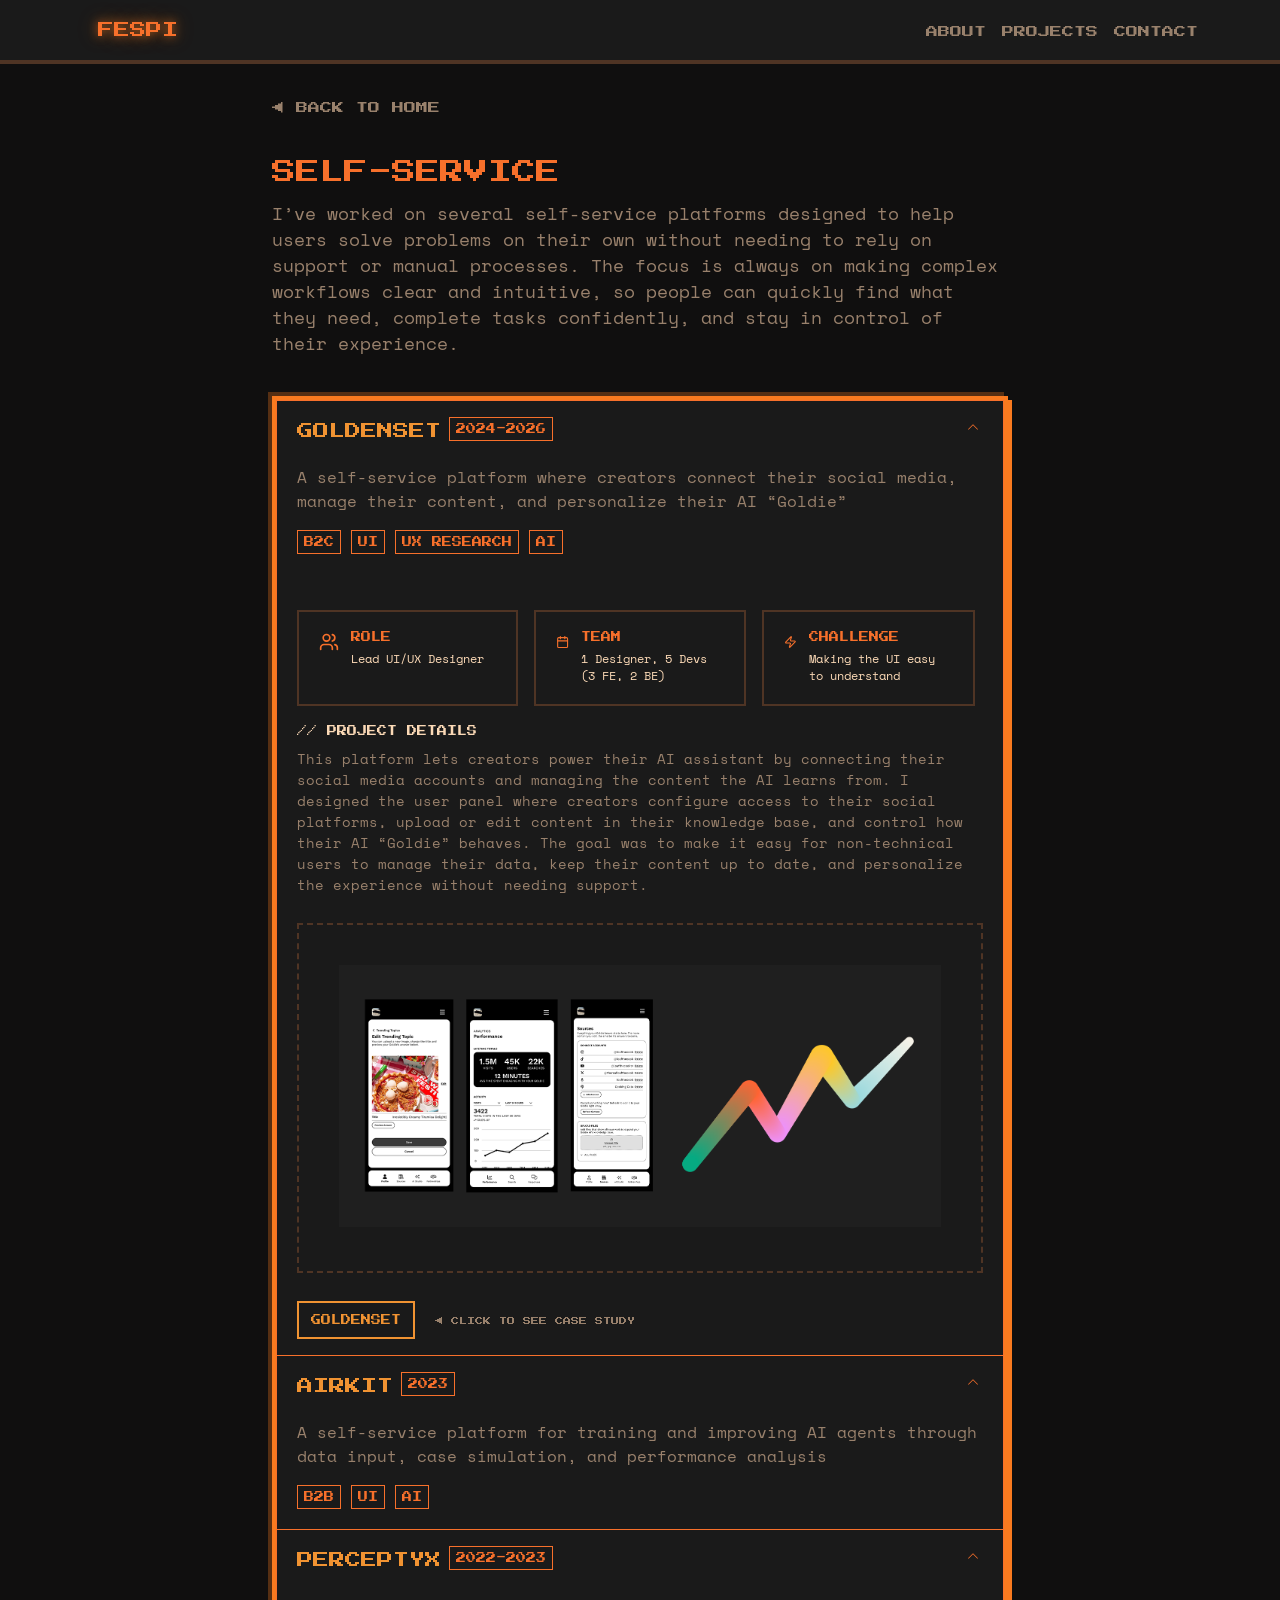
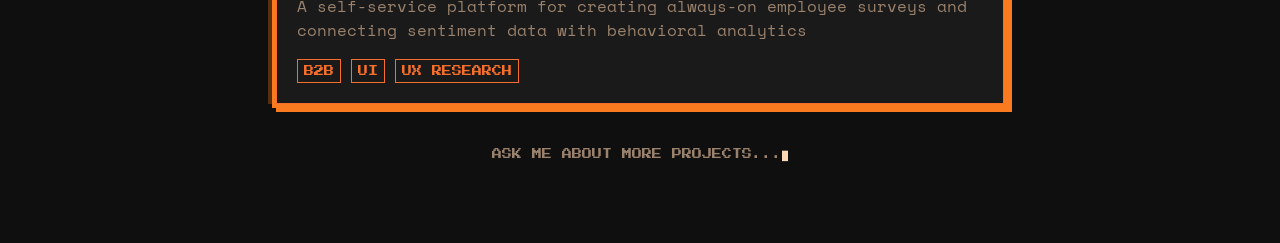
<file: projects/selfService.html>
<!DOCTYPE html>
<html lang="en">
<head>
    <meta charset="UTF-8">
		<meta name="viewport" content="width=device-width, initial-scale=1">
		<meta name="description" content="OHNO! Fespi - UI/UX designer">
		<meta property="og:description" content="OHNO! Fespi - UI/UX designer">
		<meta property="og:type" content="website">
		<meta property="og:url" content="https://www.ohno.com.ar/">
		<meta property="og:image" content="../img/coverimg.png">
		<link rel="icon" href="../img/favicon.ico" type="image/x-icon" />
    <meta http-equiv="X-UA-Compatible" content="ie=edge">
    <title>OHNO! Fespi</title>
    <link href="https://cdn.jsdelivr.net/npm/bootstrap@5.3.8/dist/css/bootstrap.min.css" rel="stylesheet" integrity="sha384-sRIl4kxILFvY47J16cr9ZwB07vP4J8+LH7qKQnuqkuIAvNWLzeN8tE5YBujZqJLB" crossorigin="anonymous">
	<link rel="preconnect" href="https://fonts.googleapis.com">
	<link rel="preconnect" href="https://fonts.gstatic.com" crossorigin>
	<link href="https://fonts.googleapis.com/css2?family=Press+Start+2P&family=Space+Mono:ital,wght@0,400;0,700;1,400;1,700&display=swap" rel="stylesheet">
    <link rel="stylesheet" href="../css/style.css">
</head>
<body>
	
	<h1 class="d-none">Self-Service Platforms</h1>
		<div class="menu">
			<div class="container">
				<ul class="menu-items">
					<li class="menu-item menu-home">
						<a class="text-glow-tangerine" href="../index.html#">Fespi</a>
					</li>
					<li class="text-center menu-item menu-option">
						<a href="../index.html#aboutme">About</a>
					</li>
					<li class="text-center menu-item menu-option">
						<a href="../index.html#projects">Projects</a>
					</li>
					<li class="text-center menu-item menu-option">
						<a href="../index.html#contact">Contact</a>
					</li>
				</ul>
			</div>
		</div>

		<section class="landing-section">
			<div class="container projects-main">	
				<div class="row justify-content-center">
					<div class="col-12 col-lg-8">
						<div class="animate-side">
							<a class="back-button" href="../index.html">
								◀ Back to Home
							</a>
						</div>
						<div class="project-intro">
							<h2 class="project-detail-title">
								Self-Service
							</h2>
							<p class="project-detail-description">
								I’ve worked on several self-service platforms designed to help users solve problems on their own without needing to rely on support or manual processes. The focus is always on making complex workflows clear and intuitive, so people can quickly find what they need, complete tasks confidently, and stay in control of their experience.
							</p>
						</div>

						<div class="accordion pixel-border">
							<div class="accordion-item">
								<h2 class="accordion-header">
								<button class="accordion-button" type="button" data-bs-toggle="collapse" data-bs-target="#collapseOne" aria-expanded="true" aria-controls="collapseOne">
									<div class="project-item-title-container">
										<h3 class="project-item-title">Goldenset</h3><span class="project-tag">2024-2026</span>
									</div>
									<div class="project-explanation">
										<p>A self-service platform where creators connect their social media, manage their content, and personalize their AI “Goldie”</p>
									</div>
									<div>
										<span class="project-tag">B2C</span>
										<span class="project-tag">UI</span>
										<span class="project-tag">UX Research</span>
										<span class="project-tag">AI</span>
									</div>
								</button>
								</h2>
								<div id="collapseOne" class="accordion-collapse collapse show" data-bs-parent="#accordionExample">
								<div class="accordion-body">
									<div class="project-cards row gx-3">
										<div class="col-12 col-md-4">
											<div class="project-card h-100">
												<svg xmlns="http://www.w3.org/2000/svg" width="24" height="24" viewBox="0 0 24 24" fill="none" stroke="currentColor" stroke-width="2" stroke-linecap="round" stroke-linejoin="round" class="lucide lucide-users w-4 h-4 text-accent shrink-0 mt-0.5">
													<path d="M16 21v-2a4 4 0 0 0-4-4H6a4 4 0 0 0-4 4v2"></path>
													<circle cx="9" cy="7" r="4"></circle>
													<path d="M22 21v-2a4 4 0 0 0-3-3.87"></path>
													<path d="M16 3.13a4 4 0 0 1 0 7.75"></path>
												</svg>
												<div>
													<h3 class="project-card-title">Role</h3>
													<p class="project-card-value">Lead UI/UX Designer</p>
												</div>
											</div>
										</div>
										<div class="col-12 col-md-4">
											<div class="project-card h-100">
												<svg xmlns="http://www.w3.org/2000/svg" width="24" height="24" viewBox="0 0 24 24" fill="none" stroke="currentColor" stroke-width="2" stroke-linecap="round" stroke-linejoin="round" class="lucide lucide-calendar w-4 h-4 text-accent shrink-0 mt-0.5"><path d="M8 2v4"></path><path d="M16 2v4"></path><rect width="18" height="18" x="3" y="4" rx="2"></rect><path d="M3 10h18"></path></svg>
												<div>
													<h3 class="project-card-title">Team</h3>
													<p class="project-card-value">1 Designer, 5 Devs (3 FE, 2 BE)</p>
												</div>
											</div>
										</div>
										<div class="col-12 col-md-4">
											<div class="project-card h-100">
												<svg xmlns="http://www.w3.org/2000/svg" width="24" height="24" viewBox="0 0 24 24" fill="none" stroke="currentColor" stroke-width="2" stroke-linecap="round" stroke-linejoin="round" class="lucide lucide-zap w-4 h-4 text-accent shrink-0 mt-0.5"><path d="M4 14a1 1 0 0 1-.78-1.63l9.9-10.2a.5.5 0 0 1 .86.46l-1.92 6.02A1 1 0 0 0 13 10h7a1 1 0 0 1 .78 1.63l-9.9 10.2a.5.5 0 0 1-.86-.46l1.92-6.02A1 1 0 0 0 11 14z"></path></svg>
												<div>
													<h3 class="project-card-title">Challenge</h3>
													<p class="project-card-value">Making the UI easy to understand</p>
												</div>
											</div>
										</div>
									</div>
									<h3 class="project-details-title">// Project Details</h3>
									<p class="project-details-info">This platform lets creators power their AI assistant by connecting their social media accounts and managing the content the AI learns from. I designed the user panel where creators configure access to their social platforms, upload or edit content in their knowledge base, and control how their AI “Goldie” behaves. The goal was to make it easy for non-technical users to manage their data, keep their content up to date, and personalize the experience without needing support.</p>
									<div class="project-details-image">
										<img src="../img/projects/selfservice/goldenset.png" alt="Screencaptures from UIs">
									</div>

									<div class="project-details-link-container">
										<a href="https://www.figma.com/design/N2KLegSEHSxQ5u6OetZ4Bc/Goldenset-Case-Study?node-id=0-1&t=1wHAgGilMg5V0nNF-1" target="_blank" class="primary-button">Goldenset</a>
										<div class="animate-side nudge-container">
											<p class="nudge">
												◀ Click to see Case Study
											</p>
										</div>
									</div>
									
								</div>
								</div>
							</div>
							<div class="accordion-item">
								<h2 class="accordion-header">
								<button class="accordion-button" type="button" data-bs-toggle="collapse" data-bs-target="#collapseTwo" aria-expanded="true" aria-controls="collapseTwo">
									<div class="project-item-title-container">
										<h3 class="project-item-title">Airkit</h3><span class="project-tag">2023</span>
									</div>
									<div class="project-explanation">
										<p>A self-service platform for training and improving AI agents through data input, case simulation, and performance analysis</p>
									</div>
									<div>
										<span class="project-tag">B2B</span>
                                        <span class="project-tag">UI</span>
                                        <span class="project-tag">AI</span>
									</div>
								</button>
								</h2>
								<div id="collapseTwo" class="accordion-collapse collapse" data-bs-parent="#accordionExample">
								<div class="accordion-body">
									<div class="project-cards row gx-3">
										<div class="col-12 col-md-4">
											<div class="project-card h-100">
												<svg xmlns="http://www.w3.org/2000/svg" width="24" height="24" viewBox="0 0 24 24" fill="none" stroke="currentColor" stroke-width="2" stroke-linecap="round" stroke-linejoin="round" class="lucide lucide-users w-4 h-4 text-accent shrink-0 mt-0.5">
													<path d="M16 21v-2a4 4 0 0 0-4-4H6a4 4 0 0 0-4 4v2"></path>
													<circle cx="9" cy="7" r="4"></circle>
													<path d="M22 21v-2a4 4 0 0 0-3-3.87"></path>
													<path d="M16 3.13a4 4 0 0 1 0 7.75"></path>
												</svg>
												<div>
													<h3 class="project-card-title">Role</h3>
													<p class="project-card-value">UI/UX Designer</p>
												</div>
											</div>
										</div>
										<div class="col-12 col-md-4">
											<div class="project-card h-100">
												<svg xmlns="http://www.w3.org/2000/svg" width="24" height="24" viewBox="0 0 24 24" fill="none" stroke="currentColor" stroke-width="2" stroke-linecap="round" stroke-linejoin="round" class="lucide lucide-calendar w-4 h-4 text-accent shrink-0 mt-0.5"><path d="M8 2v4"></path><path d="M16 2v4"></path><rect width="18" height="18" x="3" y="4" rx="2"></rect><path d="M3 10h18"></path></svg>
												<div>
													<h3 class="project-card-title">Team</h3>
													<p class="project-card-value">1 Designer, 2 Developers, 1 Data Admin</p>
												</div>
											</div>
										</div>
										<div class="col-12 col-md-4">
											<div class="project-card h-100">
												<svg xmlns="http://www.w3.org/2000/svg" width="24" height="24" viewBox="0 0 24 24" fill="none" stroke="currentColor" stroke-width="2" stroke-linecap="round" stroke-linejoin="round" class="lucide lucide-zap w-4 h-4 text-accent shrink-0 mt-0.5"><path d="M4 14a1 1 0 0 1-.78-1.63l9.9-10.2a.5.5 0 0 1 .86.46l-1.92 6.02A1 1 0 0 0 13 10h7a1 1 0 0 1 .78 1.63l-9.9 10.2a.5.5 0 0 1-.86-.46l1.92-6.02A1 1 0 0 0 11 14z"></path></svg>
												<div>
													<h3 class="project-card-title">Challenge</h3>
													<p class="project-card-value">Accelerated Timeline</p>
												</div>
											</div>
										</div>
									</div>
									<h3 class="project-details-title">// Project Details</h3>
									<p class="project-details-info">I designed a platform used to train AI agents so they could handle the tasks required by Airkit’s clients. The platform allows teams to input and manage the information the agents need, review real customer cases, simulate new scenarios, and analyze the agent’s performance over time. The goal was to give non-technical teams the tools they needed to train, test, and improve their AI agents without relying on engineers.</p>
									<div class="project-details-image">
										<img src="../img/projects/selfservice/airkit.png" alt="Screencaptures from UIs">
									</div>

									<div class="project-details-link-container">
										<a href="https://www.figma.com/design/RBBGzpBX3Rgwx1yUVoUY8Q/Airkit-AI-Supervisor-Case-Study?node-id=0-1&t=7luu2fhrsy2g4PLr-1" target="_blank" class="primary-button">Airkit</a>
										<div class="animate-side nudge-container">
											<p class="nudge">
												◀ Click to see Case Study
											</p>
										</div>
									</div>
									
								</div>
								</div>
							</div>
							<div class="accordion-item">
								<h2 class="accordion-header">
								<button class="accordion-button" type="button" data-bs-toggle="collapse" data-bs-target="#collapseThree" aria-expanded="true" aria-controls="collapseThree">
									<div class="project-item-title-container">
										<h3 class="project-item-title">Perceptyx</h3><span class="project-tag">2022-2023</span>
									</div>
									<div class="project-explanation">
										<p>A self-service platform for creating always-on employee surveys and connecting sentiment data with behavioral analytics</p>
									</div>
									<div>
										<span class="project-tag">B2B</span>
										<span class="project-tag">UI</span>
                                        <span class="project-tag">UX Research</span>
									</div>
								</button>
								</h2>
								<div id="collapseThree" class="accordion-collapse collapse" data-bs-parent="#accordionExample">
								<div class="accordion-body">
									<div class="project-cards row gx-3">
										<div class="col-12 col-md-4">
											<div class="project-card h-100">
												<svg xmlns="http://www.w3.org/2000/svg" width="24" height="24" viewBox="0 0 24 24" fill="none" stroke="currentColor" stroke-width="2" stroke-linecap="round" stroke-linejoin="round" class="lucide lucide-users w-4 h-4 text-accent shrink-0 mt-0.5">
													<path d="M16 21v-2a4 4 0 0 0-4-4H6a4 4 0 0 0-4 4v2"></path>
													<circle cx="9" cy="7" r="4"></circle>
													<path d="M22 21v-2a4 4 0 0 0-3-3.87"></path>
													<path d="M16 3.13a4 4 0 0 1 0 7.75"></path>
												</svg>
												<div>
													<h3 class="project-card-title">Role</h3>
													<p class="project-card-value">UI/UX Designer / FE Dev</p>
												</div>
											</div>
										</div>
										<div class="col-12 col-md-4">
											<div class="project-card h-100">
												<svg xmlns="http://www.w3.org/2000/svg" width="24" height="24" viewBox="0 0 24 24" fill="none" stroke="currentColor" stroke-width="2" stroke-linecap="round" stroke-linejoin="round" class="lucide lucide-calendar w-4 h-4 text-accent shrink-0 mt-0.5"><path d="M8 2v4"></path><path d="M16 2v4"></path><rect width="18" height="18" x="3" y="4" rx="2"></rect><path d="M3 10h18"></path></svg>
												<div>
													<h3 class="project-card-title">Team</h3>
													<p class="project-card-value">1 Designers, 2 Developers</p>
												</div>
											</div>
										</div>
										<div class="col-12 col-md-4">
											<div class="project-card h-100">
												<svg xmlns="http://www.w3.org/2000/svg" width="24" height="24" viewBox="0 0 24 24" fill="none" stroke="currentColor" stroke-width="2" stroke-linecap="round" stroke-linejoin="round" class="lucide lucide-zap w-4 h-4 text-accent shrink-0 mt-0.5"><path d="M4 14a1 1 0 0 1-.78-1.63l9.9-10.2a.5.5 0 0 1 .86.46l-1.92 6.02A1 1 0 0 0 13 10h7a1 1 0 0 1 .78 1.63l-9.9 10.2a.5.5 0 0 1-.86-.46l1.92-6.02A1 1 0 0 0 11 14z"></path></svg>
												<div>
													<h3 class="project-card-title">Challenge</h3>
													<p class="project-card-value">Multi-Role</p>
												</div>
											</div>
										</div>
									</div>
									<h3 class="project-details-title">// Project Details</h3>
									<p class="project-details-info">I worked on a platform that allows organizations to create and manage “always-on” employee surveys without relying on analysts or support teams. Users can design surveys, continuously collect feedback, and combine that sentiment data with behavioral data coming from other platforms. The goal was to help teams understand not only how employees feel, but also how those sentiments connect to real workplace behaviors and trends.</p>
									<div class="project-details-image">
										<img src="../img/projects/selfservice/perceptyx.png" alt="Screencaptures from UIs">
									</div>

									<div class="project-details-link-container">
										<a href="https://www.figma.com/design/5rqNGNqR7dlv6C29lVmZkh/Perceptyx---UX-Case-Study?node-id=0-1&t=FOjV1nUkaezux7nl-1" target="_blank" class="primary-button">Sense Platform</a>
										<div class="animate-side nudge-container">
											<p class="nudge">
												◀ Click to see Case Study
											</p>
										</div>
									</div>
									
								</div>
								</div>
							</div>
						</div>

						<a href="../index.html#contact" class="ask-more">Ask me about more projects...<span class="animate-blink">█</span></a>
					</div>
				</div>
			</div>
		</section>

<script src="https://cdn.jsdelivr.net/npm/bootstrap@5.3.8/dist/js/bootstrap.bundle.min.js" integrity="sha384-FKyoEForCGlyvwx9Hj09JcYn3nv7wiPVlz7YYwJrWVcXK/BmnVDxM+D2scQbITxI" crossorigin="anonymous"></script>
</body>
</html>
</file>
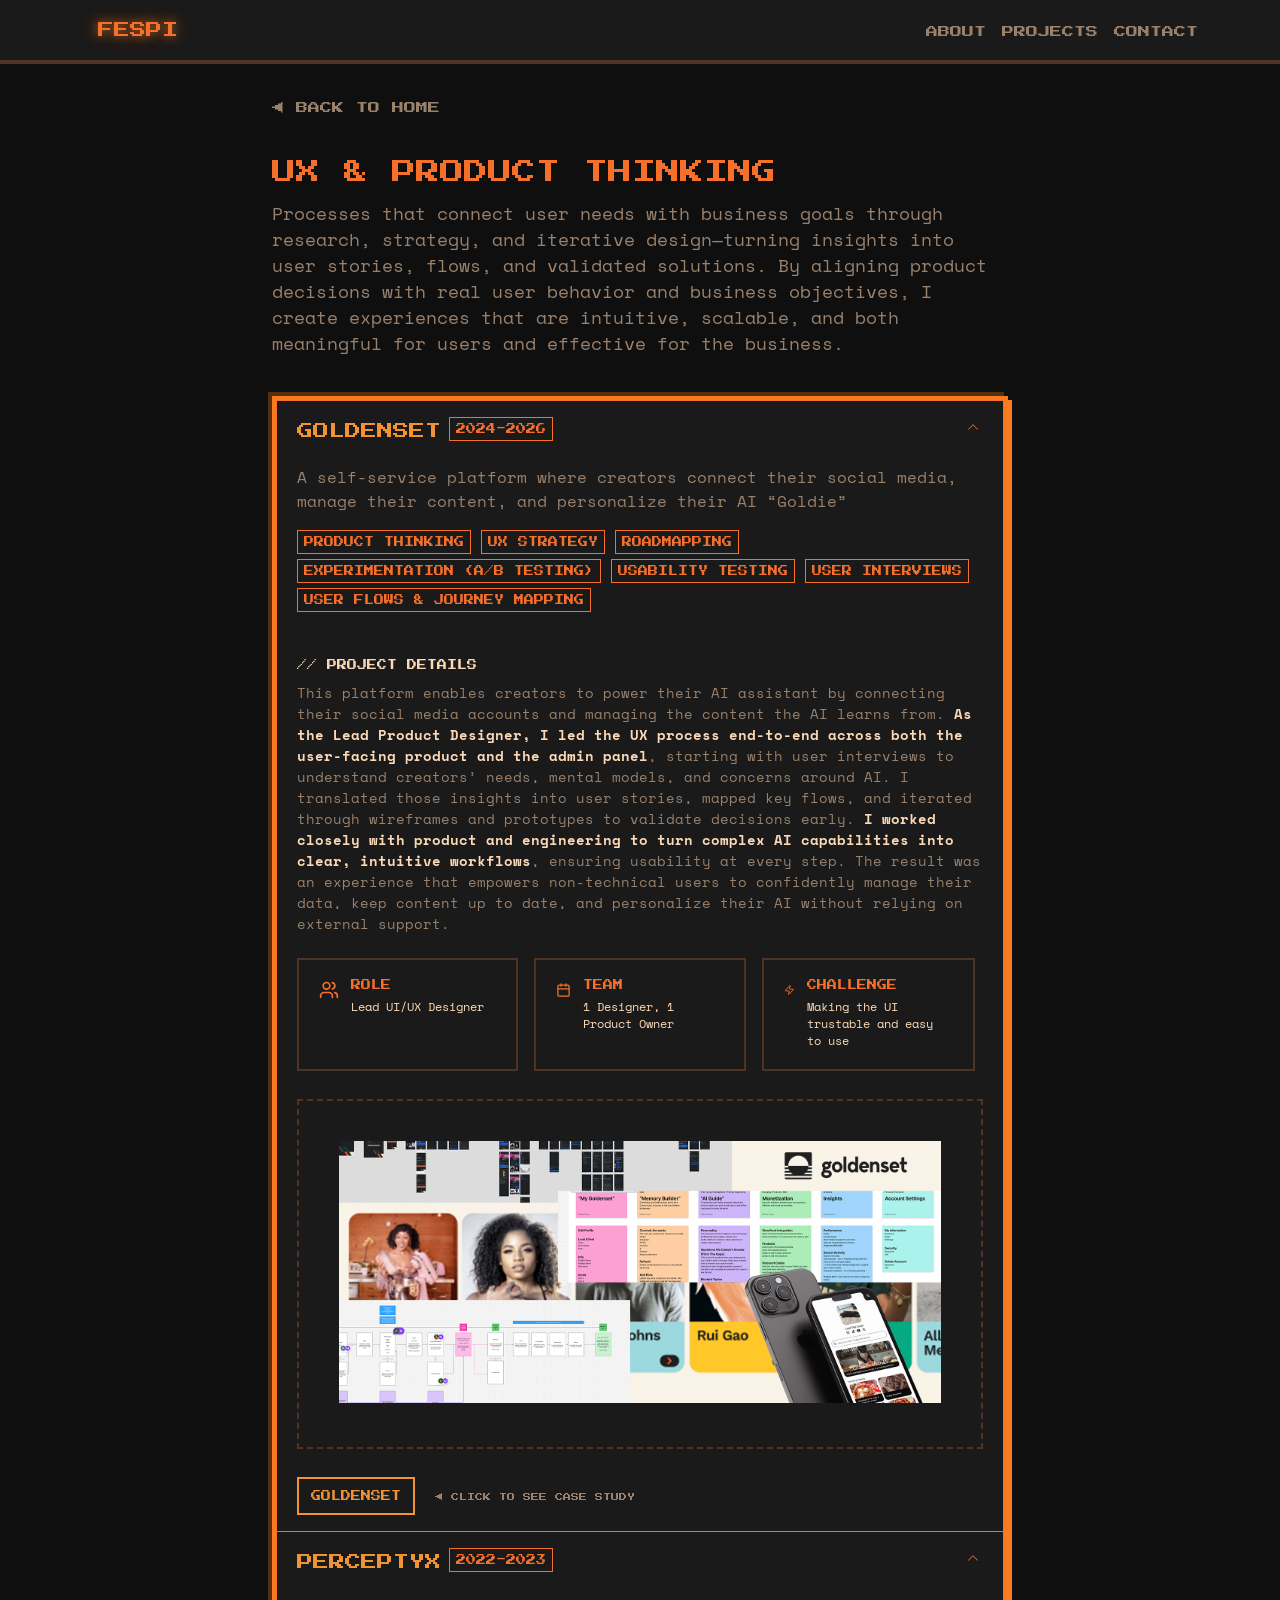
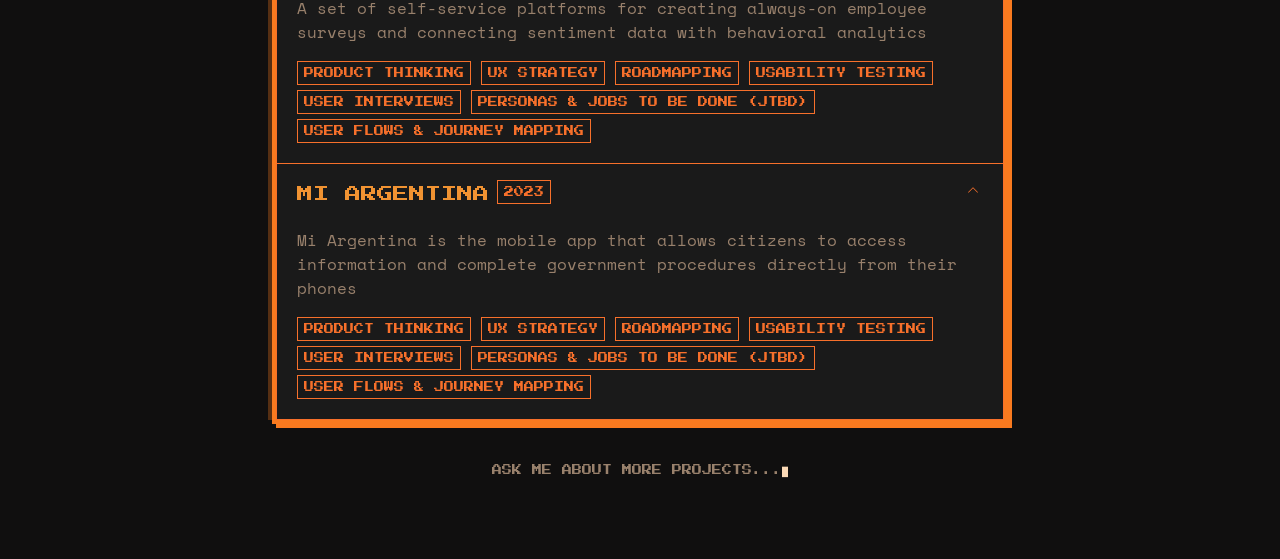
<file: projects/ux.html>
<!DOCTYPE html>
<html lang="en">
<head>
    <meta charset="UTF-8">
		<meta name="viewport" content="width=device-width, initial-scale=1">
		<meta name="description" content="OHNO! Fespi - UI/UX designer">
		<meta property="og:description" content="OHNO! Fespi - UI/UX designer">
		<meta property="og:type" content="website">
		<meta property="og:url" content="https://www.ohno.com.ar/">
		<meta property="og:image" content="../img/coverimg.png">
		<link rel="icon" href="../img/favicon.ico" type="image/x-icon" />
    <meta http-equiv="X-UA-Compatible" content="ie=edge">
    <title>OHNO! Fespi</title>
    <link href="https://cdn.jsdelivr.net/npm/bootstrap@5.3.8/dist/css/bootstrap.min.css" rel="stylesheet" integrity="sha384-sRIl4kxILFvY47J16cr9ZwB07vP4J8+LH7qKQnuqkuIAvNWLzeN8tE5YBujZqJLB" crossorigin="anonymous">
	<link rel="preconnect" href="https://fonts.googleapis.com">
	<link rel="preconnect" href="https://fonts.gstatic.com" crossorigin>
	<link href="https://fonts.googleapis.com/css2?family=Press+Start+2P&family=Space+Mono:ital,wght@0,400;0,700;1,400;1,700&display=swap" rel="stylesheet">
    <link rel="stylesheet" href="../css/style.css">
</head>
<body>
	
	<h1 class="d-none">Self-Service Platforms</h1>
		<div class="menu">
			<div class="container">
				<ul class="menu-items">
					<li class="menu-item menu-home">
						<a class="text-glow-tangerine" href="../index.html#">Fespi</a>
					</li>
					<li class="text-center menu-item menu-option">
						<a href="../index.html#aboutme">About</a>
					</li>
					<li class="text-center menu-item menu-option">
						<a href="../index.html#projects">Projects</a>
					</li>
					<li class="text-center menu-item menu-option">
						<a href="../index.html#contact">Contact</a>
					</li>
				</ul>
			</div>
		</div>

		<section class="landing-section">
			<div class="container projects-main">	
				<div class="row justify-content-center">
					<div class="col-12 col-lg-8">
						<div class="animate-side">
							<a class="back-button" href="../index.html">
								◀ Back to Home
							</a>
						</div>
						<div class="project-intro">
							<h2 class="project-detail-title">
								UX & Product Thinking
							</h2>
							<p class="project-detail-description">
								Processes that connect user needs with business goals through research, strategy, and iterative design—turning insights into user stories, flows, and validated solutions. By aligning product decisions with real user behavior and business objectives, I create experiences that are intuitive, scalable, and both meaningful for users and effective for the business.
							</p>
						</div>

						<div class="accordion pixel-border">
							<div class="accordion-item">
								<h2 class="accordion-header">
								<button class="accordion-button" type="button" data-bs-toggle="collapse" data-bs-target="#collapseOne" aria-expanded="true" aria-controls="collapseOne">
									<div class="project-item-title-container">
										<h3 class="project-item-title">Goldenset</h3><span class="project-tag">2024-2026</span>
									</div>
									<div class="project-explanation">
										<p>A self-service platform where creators connect their social media, manage their content, and personalize their AI “Goldie”</p>
									</div>
									<div>
										<span class="project-tag">Product Thinking</span>
										<span class="project-tag">UX Strategy</span>
										<span class="project-tag">Roadmapping</span>
										<span class="project-tag">Experimentation (A/B Testing)</span>
										<span class="project-tag">Usability Testing</span>
										<span class="project-tag">User Interviews</span>
										<span class="project-tag">User Flows & Journey Mapping</span>
									</div>
								</button>
								</h2>
								<div id="collapseOne" class="accordion-collapse collapse show" data-bs-parent="#accordionExample">
								<div class="accordion-body">
									<h3 class="project-details-title">// Project Details</h3>
									<p class="project-details-info">This platform enables creators to power their AI assistant by connecting their social media accounts and managing the content the AI learns from. <span class="bld">As the Lead Product Designer, I led the UX process end-to-end across both the user-facing product and the admin panel</span>, starting with user interviews to understand creators’ needs, mental models, and concerns around AI. I translated those insights into user stories, mapped key flows, and iterated through wireframes and prototypes to validate decisions early. <span class="bld">I worked closely with product and engineering to turn complex AI capabilities into clear, intuitive workflows</span>, ensuring usability at every step. The result was an experience that empowers non-technical users to confidently manage their data, keep content up to date, and personalize their AI without relying on external support.</p>
									<div class="project-cards row gx-3">
										<div class="col-12 col-md-4">
											<div class="project-card h-100">
												<svg xmlns="http://www.w3.org/2000/svg" width="24" height="24" viewBox="0 0 24 24" fill="none" stroke="currentColor" stroke-width="2" stroke-linecap="round" stroke-linejoin="round" class="lucide lucide-users w-4 h-4 text-accent shrink-0 mt-0.5">
													<path d="M16 21v-2a4 4 0 0 0-4-4H6a4 4 0 0 0-4 4v2"></path>
													<circle cx="9" cy="7" r="4"></circle>
													<path d="M22 21v-2a4 4 0 0 0-3-3.87"></path>
													<path d="M16 3.13a4 4 0 0 1 0 7.75"></path>
												</svg>
												<div>
													<h3 class="project-card-title">Role</h3>
													<p class="project-card-value">Lead UI/UX Designer</p>
												</div>
											</div>
										</div>
										<div class="col-12 col-md-4">
											<div class="project-card h-100">
												<svg xmlns="http://www.w3.org/2000/svg" width="24" height="24" viewBox="0 0 24 24" fill="none" stroke="currentColor" stroke-width="2" stroke-linecap="round" stroke-linejoin="round" class="lucide lucide-calendar w-4 h-4 text-accent shrink-0 mt-0.5"><path d="M8 2v4"></path><path d="M16 2v4"></path><rect width="18" height="18" x="3" y="4" rx="2"></rect><path d="M3 10h18"></path></svg>
												<div>
													<h3 class="project-card-title">Team</h3>
													<p class="project-card-value">1 Designer, 1 Product Owner</p>
												</div>
											</div>
										</div>
										<div class="col-12 col-md-4">
											<div class="project-card h-100">
												<svg xmlns="http://www.w3.org/2000/svg" width="24" height="24" viewBox="0 0 24 24" fill="none" stroke="currentColor" stroke-width="2" stroke-linecap="round" stroke-linejoin="round" class="lucide lucide-zap w-4 h-4 text-accent shrink-0 mt-0.5"><path d="M4 14a1 1 0 0 1-.78-1.63l9.9-10.2a.5.5 0 0 1 .86.46l-1.92 6.02A1 1 0 0 0 13 10h7a1 1 0 0 1 .78 1.63l-9.9 10.2a.5.5 0 0 1-.86-.46l1.92-6.02A1 1 0 0 0 11 14z"></path></svg>
												<div>
													<h3 class="project-card-title">Challenge</h3>
													<p class="project-card-value">Making the UI trustable and easy to use</p>
												</div>
											</div>
										</div>
									</div>
									<div class="project-details-image">
										<img src="../img/projects/ux/goldenset.png" alt="Screencaptures from UIs">
									</div>

									<div class="project-details-link-container">
										<a href="https://www.figma.com/design/N2KLegSEHSxQ5u6OetZ4Bc/Goldenset-Case-Study?node-id=0-1&t=1wHAgGilMg5V0nNF-1" target="_blank" class="primary-button">Goldenset</a>
										<div class="animate-side nudge-container">
											<p class="nudge">
												◀ Click to see Case Study
											</p>
										</div>
									</div>
									
								</div>
								</div>
							</div>
							<div class="accordion-item">
								<h2 class="accordion-header">
								<button class="accordion-button" type="button" data-bs-toggle="collapse" data-bs-target="#collapseThree" aria-expanded="true" aria-controls="collapseThree">
									<div class="project-item-title-container">
										<h3 class="project-item-title">Perceptyx</h3><span class="project-tag">2022-2023</span>
									</div>
									<div class="project-explanation">
										<p>A set of self-service platforms for creating always-on employee surveys and connecting sentiment data with behavioral analytics</p>
									</div>
									<div>
										<span class="project-tag">Product Thinking</span>
										<span class="project-tag">UX Strategy</span>
										<span class="project-tag">Roadmapping</span>
										<span class="project-tag">Usability Testing</span>
										<span class="project-tag">User Interviews</span>
										<span class="project-tag">Personas & Jobs To Be Done (JTBD)</span>
										<span class="project-tag">User Flows & Journey Mapping</span>
									</div>
								</button>
								</h2>
								<div id="collapseThree" class="accordion-collapse collapse" data-bs-parent="#accordionExample">
								<div class="accordion-body">
									<h3 class="project-details-title">// Project Details</h3>
									<p class="project-details-info">I led the UX process for multiple platforms that enable organizations to create and manage “always-on” employee surveys without relying on analysts or support teams. At the time, there was no defined UX practice, so <span class="bld">I introduced and established a structured UX process—from user research and stakeholder interviews to user stories, flows, and iterative validation</span>, which was later adopted across the company. These platforms allow users to design surveys, continuously collect feedback, and combine sentiment data with behavioral data from other sources, while surfacing results through data visualization and analysis. My focus was on grounding product decisions in real user insights and turning complex data workflows into clear, actionable experiences that teams could easily understand and act on.</p>
									<div class="project-cards row gx-3">
										<div class="col-12 col-md-4">
											<div class="project-card h-100">
												<svg xmlns="http://www.w3.org/2000/svg" width="24" height="24" viewBox="0 0 24 24" fill="none" stroke="currentColor" stroke-width="2" stroke-linecap="round" stroke-linejoin="round" class="lucide lucide-users w-4 h-4 text-accent shrink-0 mt-0.5">
													<path d="M16 21v-2a4 4 0 0 0-4-4H6a4 4 0 0 0-4 4v2"></path>
													<circle cx="9" cy="7" r="4"></circle>
													<path d="M22 21v-2a4 4 0 0 0-3-3.87"></path>
													<path d="M16 3.13a4 4 0 0 1 0 7.75"></path>
												</svg>
												<div>
													<h3 class="project-card-title">Role</h3>
													<p class="project-card-value">UI/UX Designer / FE Dev</p>
												</div>
											</div>
										</div>
										<div class="col-12 col-md-4">
											<div class="project-card h-100">
												<svg xmlns="http://www.w3.org/2000/svg" width="24" height="24" viewBox="0 0 24 24" fill="none" stroke="currentColor" stroke-width="2" stroke-linecap="round" stroke-linejoin="round" class="lucide lucide-calendar w-4 h-4 text-accent shrink-0 mt-0.5"><path d="M8 2v4"></path><path d="M16 2v4"></path><rect width="18" height="18" x="3" y="4" rx="2"></rect><path d="M3 10h18"></path></svg>
												<div>
													<h3 class="project-card-title">Team</h3>
													<p class="project-card-value">1 Designers, 2 Developers</p>
												</div>
											</div>
										</div>
										<div class="col-12 col-md-4">
											<div class="project-card h-100">
												<svg xmlns="http://www.w3.org/2000/svg" width="24" height="24" viewBox="0 0 24 24" fill="none" stroke="currentColor" stroke-width="2" stroke-linecap="round" stroke-linejoin="round" class="lucide lucide-zap w-4 h-4 text-accent shrink-0 mt-0.5"><path d="M4 14a1 1 0 0 1-.78-1.63l9.9-10.2a.5.5 0 0 1 .86.46l-1.92 6.02A1 1 0 0 0 13 10h7a1 1 0 0 1 .78 1.63l-9.9 10.2a.5.5 0 0 1-.86-.46l1.92-6.02A1 1 0 0 0 11 14z"></path></svg>
												<div>
													<h3 class="project-card-title">Challenge</h3>
													<p class="project-card-value">Multi-Role</p>
												</div>
											</div>
										</div>
									</div>
									<div class="project-details-image">
										<img src="../img/projects/selfservice/perceptyx.png" alt="Screencaptures from UIs">
									</div>

									<div class="project-details-link-container">
										<a href="https://www.figma.com/design/5rqNGNqR7dlv6C29lVmZkh/Perceptyx---UX-Case-Study?node-id=0-1&t=FOjV1nUkaezux7nl-1" target="_blank" class="primary-button">Sense Platform</a>
										<div class="animate-side nudge-container">
											<p class="nudge">
												◀ Click to see Case Study
											</p>
										</div>
									</div>
									
								</div>
								</div>
							</div>
							<div class="accordion-item">
								<h2 class="accordion-header">
								<button class="accordion-button" type="button" data-bs-toggle="collapse" data-bs-target="#collapseTwo" aria-expanded="true" aria-controls="collapseTwo">
									<div class="project-item-title-container">
										<h3 class="project-item-title">Mi Argentina</h3><span class="project-tag">2023</span>
									</div>
									<div class="project-explanation">
										<p>Mi Argentina is the mobile app that allows citizens to access information and complete government procedures directly from their phones</p>
									</div>
									<div>
                                        <span class="project-tag">Product Thinking</span>
										<span class="project-tag">UX Strategy</span>
										<span class="project-tag">Roadmapping</span>
										<span class="project-tag">Usability Testing</span>
										<span class="project-tag">User Interviews</span>
										<span class="project-tag">Personas & Jobs To Be Done (JTBD)</span>
										<span class="project-tag">User Flows & Journey Mapping</span>
									</div>
								</button>
								</h2>
								<div id="collapseTwo" class="accordion-collapse collapse" data-bs-parent="#accordionExample">
								<div class="accordion-body">
									<h3 class="project-details-title">// Project Details</h3>
									<p class="project-details-info">I was part of the core team that ideated and shaped Mi Argentina. <span class="bld">I played a key role across the full UX process; leading user interviews, synthesizing insights, defining user journeys and flows, and iterating through validation cycles</span>, helping establish a user-centered approach within a complex public sector environment. My work focused on simplifying bureaucratic processes into clear, accessible experiences, ensuring the platform could serve a diverse population with varying levels of digital literacy while maintaining clarity, trust, and ease of use at scale.</p>
									<div class="project-cards row gx-3">
										<div class="col-12 col-md-4">
											<div class="project-card h-100">
												<svg xmlns="http://www.w3.org/2000/svg" width="24" height="24" viewBox="0 0 24 24" fill="none" stroke="currentColor" stroke-width="2" stroke-linecap="round" stroke-linejoin="round" class="lucide lucide-users w-4 h-4 text-accent shrink-0 mt-0.5">
													<path d="M16 21v-2a4 4 0 0 0-4-4H6a4 4 0 0 0-4 4v2"></path>
													<circle cx="9" cy="7" r="4"></circle>
													<path d="M22 21v-2a4 4 0 0 0-3-3.87"></path>
													<path d="M16 3.13a4 4 0 0 1 0 7.75"></path>
												</svg>
												<div>
													<h3 class="project-card-title">Role</h3>
													<p class="project-card-value">UI/UX Product Designer</p>
												</div>
											</div>
										</div>
										<div class="col-12 col-md-4">
											<div class="project-card h-100">
												<svg xmlns="http://www.w3.org/2000/svg" width="24" height="24" viewBox="0 0 24 24" fill="none" stroke="currentColor" stroke-width="2" stroke-linecap="round" stroke-linejoin="round" class="lucide lucide-calendar w-4 h-4 text-accent shrink-0 mt-0.5"><path d="M8 2v4"></path><path d="M16 2v4"></path><rect width="18" height="18" x="3" y="4" rx="2"></rect><path d="M3 10h18"></path></svg>
												<div>
													<h3 class="project-card-title">Team</h3>
													<p class="project-card-value">1 Designer, 2 Developers, 1 Data Admin</p>
												</div>
											</div>
										</div>
										<div class="col-12 col-md-4">
											<div class="project-card h-100">
												<svg xmlns="http://www.w3.org/2000/svg" width="24" height="24" viewBox="0 0 24 24" fill="none" stroke="currentColor" stroke-width="2" stroke-linecap="round" stroke-linejoin="round" class="lucide lucide-zap w-4 h-4 text-accent shrink-0 mt-0.5"><path d="M4 14a1 1 0 0 1-.78-1.63l9.9-10.2a.5.5 0 0 1 .86.46l-1.92 6.02A1 1 0 0 0 13 10h7a1 1 0 0 1 .78 1.63l-9.9 10.2a.5.5 0 0 1-.86-.46l1.92-6.02A1 1 0 0 0 11 14z"></path></svg>
												<div>
													<h3 class="project-card-title">Challenge</h3>
													<p class="project-card-value">One app for an entire country</p>
												</div>
											</div>
										</div>
									</div>
									<div class="project-details-image">
										<img src="../img/projects/ux/miargentina.png" alt="Screencaptures from UIs">
									</div>

									<div class="project-details-link-container">
										<a href="https://www.argentina.gob.ar/miargentina" target="_blank" class="primary-button">Mi Argentina</a>
										<div class="animate-side nudge-container">
											<p class="nudge">
												◀ Click to download App
											</p>
										</div>
									</div>
									
								</div>
								</div>
							</div>
						</div>

						<a href="../index.html#contact" class="ask-more">Ask me about more projects...<span class="animate-blink">█</span></a>
					</div>
				</div>
			</div>
		</section>

<script src="https://cdn.jsdelivr.net/npm/bootstrap@5.3.8/dist/js/bootstrap.bundle.min.js" integrity="sha384-FKyoEForCGlyvwx9Hj09JcYn3nv7wiPVlz7YYwJrWVcXK/BmnVDxM+D2scQbITxI" crossorigin="anonymous"></script>
</body>
</html>
</file>
<file: css/style.css>
/*
Variables
*
*/

:root {
	
  --tangerine-color: #F7702B;
  --orange-color: #F19332;
  --background-color: #100f0f;
  --background-sec-color: #1a1a1a;
  --text-main-color: #FBD9B6;
  --text-sec-color: #99816C;
  --text-transparency: #4F3424;
  --main-font: "Space Mono", monospace;
  --pixel-font: "Press Start 2P", system-ui;
  --primary: 25 95% 55%;
  --secondary: 35 90% 55%;
  --background: 228 40% 8%;
}

/* Reset CSS */

	html, body, div, span, applet, object, iframe,
	h1, h2, h3, h4, h5, h6, p, blockquote, pre,
	a, abbr, acronym, address, big, cite, code,
	del, dfn, em, img, ins, kbd, q, s, samp,
	small, strike, strong, sub, sup, tt, var,
	b, u, i, center,
	dl, dt, dd, ol, ul, li,
	fieldset, form, label, legend,
	table, caption, tbody, tfoot, thead, tr, th, td,
	article, aside, canvas, details, embed, 
	figure, figcaption, footer, header, hgroup, 
	menu, nav, output, ruby, section, summary,
	time, mark, audio, video {
		margin: 0;
		padding: 0;
		border: 0;
		font-size: 16px;
		font: inherit;
		vertical-align: baseline;
	}
	/* HTML5 display-role reset for older browsers */
	article, aside, details, figcaption, figure, 
	footer, header, hgroup, menu, nav, section {
		display: block;
	}
	
	ol, ul {
		list-style: none;
	}
	blockquote, q {
		quotes: none;
	}
	blockquote:before, blockquote:after,
	q:before, q:after {
		content: '';
		content: none;
	}
	table {
		border-collapse: collapse;
		border-spacing: 0;
	}
	
	img{
		max-width: 100%;
	}
	
	html p, 
	html span,
	html li,
	html h1,
	html h2,
	html h3,
	html h4,
	html a {
		font-family: var(--main-font);
		color: var(--text-main-color);
	}

	a {
		text-decoration: none;
	}
	
	input:-webkit-autofill,
	input:-webkit-autofill:hover, 
	input:-webkit-autofill:focus,
	textarea:-webkit-autofill,
	textarea:-webkit-autofill:hover,
	textarea:-webkit-autofill:focus,
	select:-webkit-autofill,
	select:-webkit-autofill:hover,
	select:-webkit-autofill:focus {
		-webkit-box-shadow: 0 0 0px 1000px transparent inset;
		transition: background-color 5000s ease-in-out 0s;
	}



/* 
General
*
*/

html{scroll-behavior:smooth}

body {
	background-color: var(--background-color);
}

.landing-section {
	padding: 100px 0 40px;
}

.back-button {
	color: var(--text-sec-color);
	font-family: var(--pixel-font);
	font-size: 12px;
	text-transform: uppercase;
}

.nudge-container {
	margin-left: 16px;
	display: inline-block;
}

.nudge {
	color: var(--text-sec-color);
	font-family: var(--pixel-font);
	font-size: 8px;
	text-transform: uppercase;
}

.primary-button {
	display: inline-block;
	padding: 12px;
	font-family: var(--pixel-font);
	font-size: 10px;
	text-transform: uppercase;
	color: var(--orange-color);
	border: 2px solid var(--orange-color);
}

.primary-button:hover {
	background-color: var(--orange-color);
	color: var(--background-color);
}

.ask-more {
	display: block;
	margin: 40px;
	text-align: center;
	color: var(--text-sec-color);
	font-family: var(--pixel-font);
	font-size: 10px;
	text-transform: uppercase;
}


/* 
Cool Sh*t
*
*/

.pixel-border {
    border: 4px solid hsl(var(--primary));
    box-shadow: 
      4px 4px 0 0 hsl(var(--primary)),
      -4px -4px 0 0 hsl(var(--primary) / 0.3);
}

.pixel-border-amber {
    border: 4px solid hsl(var(--secondary));
    box-shadow: 
      4px 4px 0 0 hsl(var(--secondary)),
      -4px -4px 0 0 hsl(var(--secondary) / 0.3);
  }

.text-glow-tangerine {
	text-shadow: 0 0 10px hsl(var(--primary) / 0.7), 0 0 20px hsl(var(--primary) / 0.4);
}

.text-glow-amber {
	text-shadow: 0 0 10px hsl(var(--secondary) / 0.7), 0 0 20px hsl(var(--secondary) / 0.4);
}

.crt-scanlines {
	position: absolute;
	top: 0;
	right: 0;
	bottom: 0;
	left: 0;
	z-index: 10;
	background: repeating-linear-gradient(
      0deg,
      transparent,
      transparent 2px,
      hsl(var(--background) / 0.15) 2px,
      hsl(var(--background) / 0.15) 4px
    );
    pointer-events: none;
}

@keyframes blink {
  0%, 100% { opacity: 1; }
  50% { opacity: 0; }
}

.animate-blink {
	animation: blink 1s step-end infinite;
}

@keyframes bounceIn {
	0%, 20%, 50%, 80%, 100% {
    transform: translateY(0);
    opacity: 1;
  }
	40% {
    transform: translateY(-10px);
  }
	60% {
    transform: translateY(-5px);
  }
}

.animate-float {
  animation: bounceIn 4s infinite 2s;
}

@keyframes bounceSide {
  0%, 20%, 50%, 80%, 100% {
    transform: translateX(0);
    opacity: 1;
  }
  40% {
    transform: translateX(10px);
  }
  60% {
    transform: translateX(5px);
  }
}

.animate-side {
  animation: bounceSide 4s infinite 2s;
}



/*
Section Titles
*
*/

.section-title {
	display: flex;
	align-items: center;
	gap: .75rem;
	margin-bottom: 60px;
}

.title-number {
	color: var(--orange-color);
	font-family: var(--pixel-font);
	font-size: 14px;
}

.title-name {
	color: var(--tangerine-color);
	font-family: var(--pixel-font);
	font-size: 20px;
	text-transform: uppercase;
}

.title-border {
	background-color: var(--text-transparency);
	flex: 1 1 0%;
	height: 4px;
	image-rendering: auto;
}


/*
Cover
*
*/

/* Menu */

.menu {
	position: fixed;
	z-index: 20;
    width: 100vw;
	top: 0;
	padding: 20px 0 16px;
	background-color: var(--background-sec-color);
	border-bottom: 4px solid var(--text-transparency);
}

.menu-items {
	display: flex;
}

.menu-item {
	display: inline-block;
	padding-left: 16px;
}

.menu-item a {
	font-family: var(--pixel-font);
	text-transform: uppercase;
	font-size: 12px;
}

@media (max-width: 767px) {
	.menu-item {
		padding-left: 12px;
	}

	.menu-item a {
		font-size: 10px;
	}
}

.menu-home {
	flex-grow: 1;
}

.menu-home a {
	color: var(--tangerine-color);
	font-size: 16px;
	
}

.menu-option a {
	color: var(--text-sec-color);
}

.menu-option a:hover {
	color: var(--text-main-color);
}

/* Intro */

.cover-info {
	margin-top: 36px;
}

.cover-name {
	color: var(--tangerine-color);
	font-size: 40px;
	font-family: var(--pixel-font);
	text-transform: uppercase;
}

.cover-title {
	margin: 20px 0;
	color: var(--orange-color);
	font-size: 16px;
	font-family: var(--pixel-font);
	text-transform: uppercase;
}

.cover-text {
	margin-bottom: 32px;
	color: var(--text-sec-color);
}

.cover-text span {
	color: var(--tangerine-color);
}

.cover-scroll {
	margin: 20px;
}

.cover-scroll p {
	color: var(--text-sec-color);
	font-family: var(--pixel-font);
	font-size: 12px;
	text-transform: uppercase;
}



/*
About Me
*
*/

.about-text {
	padding: 40px;
	background-color: var(--background-sec-color);
}

.about-text p {
	margin-bottom: 16px;
	color: var(--text-sec-color);
}

.about-text p.intro {
	color: var(--text-main-color);
}

.about-text .name {
	color: var(--tangerine-color);
}

.about-text .highlight {
	color: var(--text-main-color);
}

.about-img {
	padding: 40px;
	background-color: var(--background-sec-color);
}

.about-xp {
	display: flex;
	justify-content: space-between;
	align-items: center;
	margin-top: 16px;
	padding: 16px;
	background-color: var(--background-sec-color);
}

.about-xp span {
	font-family: var(--pixel-font);
	font-size: 12px;
}

.about-xp span.xp-title {
	font-size: 14px;
	color: var(--text-sec-color);
}

.about-xp span.xp-data {
	font-size: 16px;
	color: var(--tangerine-color);
}

.about-skills {
	margin-top: 16px;
	padding: 16px;
	background-color: var(--background-sec-color);
}

.about-skills span.skills-title {
	font-size: 14px;
	font-family: var(--pixel-font);
	color: var(--text-sec-color);
	text-transform: uppercase;
}

.about-skills p {
	color: var(--text-sec-color);
}



/*
Projects
*
*/

.projects-intro {
	color: var(--text-sec-color);
}

.projects-list {
	display: grid;
	grid-template-columns: repeat(2, minmax(0, 1fr));
	gap: 28px;
	margin-top: 40px;
}

.projects-list .project-item {
	padding: 20px;
}

@media (max-width: 767px) {
	.projects-list {
		display: block;
	}

	.projects-list .project-item {
		margin-bottom: 20px;
	}
}

.project-item {
	text-align: left;
}

.project-title-container {
	margin-bottom: 16px;
}

.project-title {
	margin-top: 12px;
	font-family: var(--pixel-font);
	font-size: 14px;
	text-transform: uppercase;
	text-align: left;
}

.project-description {
	margin-bottom: 12px;
	font-size: 14px;
	color: var(--text-sec-color);
}

.icon-even {
	color: var(--tangerine-color);
}

.icon-odd {
	color: var(--orange-color);
}

.title-even {
	color: var(--tangerine-color);
}

.title-odd {
	color: var(--orange-color);
}

.enter-text {
	margin-right: 4px;
	color: var(--text-sec-color);
	font-family: var(--pixel-font);
	font-size: 14px;
	text-transform: uppercase;
}

.enter-icon {
	color: var(--tangerine-color);
}


.enter-container:hover .enter-text {
	color: var(--text-main-color);
}



/*
Contact
*
*/

.contact-container {
	padding: 60px;
	background-color: var(--background-sec-color);
}

.contact-title {
	color: var(--orange-color);
	font-family: var(--pixel-font);
	font-size: 16px;
	text-transform: uppercase;
}

.contact-main {
	font-size: 16px;
}

.contact-sec {
	margin: 16px 0 40px;
	color: var(--text-sec-color);
}

.socials-container {
	display: flex;
	justify-content: center;
	gap: 32px;
	margin-top: 28px;
}

.social-item {
	display: flex;
	flex-direction: column;
	align-items: center;
	gap: 12px;
}

.social-item:hover .social-square {
	border-color: var(--orange-color);
}

.social-item:hover .social-square svg {
	color: var(--orange-color);
}

.social-item:hover .social-text {
	color: var(--orange-color);
}

.social-square {
	display: flex;
	justify-content: center;
	align-items: center;
	width: 48px;
	height: 48px;
	background-color: var(--background-color);
	border: 2px solid var(--text-transparency);
}

.social-square svg {
	display: block;
	width: 20px;
	height: 20px;
	color: var(--text-sec-color);
}

.social-text {
	color: var(--text-sec-color);
	font-family: var(--pixel-font);
	font-size: 8px;
	text-transform: uppercase;
}

.page-closure {
	margin: 60px 0;
	color: var(--text-sec-color);
	font-family: var(--pixel-font);
	font-size: 10px;
	text-transform: uppercase;
	text-align: center;
}



/*
Projects
*
*/

/* Title */

.project-intro {
	margin-bottom: 40px;
}

.project-detail-title {
	margin-top: 42px;
	color: var(--tangerine-color);
	font-family: var(--pixel-font);
	font-size: 24px;
	text-transform: uppercase;
	text-align: center;
	text-align: left;
}

.project-detail-title svg {
	width: 32px;
	height: 32px;
}

.project-detail-description {
	margin-top: 16px;
	color: var(--text-sec-color);
	font-size: 18px;
}

/* Projects */

.accordion-button,
.accordion-button:not(.collapsed) {
	flex-direction: column;
    align-items: flex-start;
    justify-content: flex-start;
	background-color: var(--background-sec-color);
	border-bottom: none;
	box-shadow: none;
}

.accordion-button::after {
	position: absolute;
  	right: 16px;
  	top: 20px;
}

.accordion-button:not(.collapsed)::after {
	position: absolute;
  right: 24px;
  top: 12px;
}

.accordion {
    --bs-accordion-btn-icon: url("data:image/svg+xml,%3csvg xmlns='http://www.w3.org/2000/svg' viewBox='0 0 16 16' fill='%23F7702B'%3e%3cpath fill-rule='evenodd' d='M1.646 4.646a.5.5 0 0 1 .708 0L8 10.293l5.646-5.647a.5.5 0 0 1 .708.708l-6 6a.5.5 0 0 1-.708 0l-6-6a.5.5 0 0 1 0-.708z'/%3e%3c/svg%3e");
    --bs-accordion-btn-active-icon: url("data:image/svg+xml,%3csvg xmlns='http://www.w3.org/2000/svg' viewBox='0 0 16 16' fill='%23F7702B'%3e%3cpath fill-rule='evenodd' d='M1.646 4.646a.5.5 0 0 1 .708 0L8 10.293l5.646-5.647a.5.5 0 0 1 .708.708l-6 6a.5.5 0 0 1-.708 0l-6-6a.5.5 0 0 1 0-.708z'/%3e%3c/svg%3e");
	--bs-accordion-border-radius: 0;
  	--bs-accordion-inner-border-radius: 0;
}

.accordion-button::after {
    background-size: 0.75rem;
}

.accordion-item {
	background-color: var(--background-sec-color);
}

.accordion {
    --bs-accordion-border-color: var(--tangerine-color);
}

.accordion-item {
    border-color: var(--tangerine-color);
}

.project-item-title-container {
	display: flex;
	align-items: center;
}

@media (max-width: 767px) {
	.project-item-title-container {
		flex-direction: column;
		align-items: flex-start;
	}

	.project-item-title-container .project-item-title {
		margin-bottom: 12px;
	}

	.nudge-container {
		display: none;
	}
}

.project-item-title {
	margin-right: 8px;
	color: var(--orange-color);
	font-family: var(--pixel-font);
	font-size: 16px;
	text-transform: uppercase;
}

.project-tag {
	display: inline-block;
	margin-bottom: 4px;
	padding: 6px;
	font-family: var(--pixel-font);
	font-size: 10px;
	text-transform: uppercase;
	color: var(--tangerine-color);
	border: 1px solid var(--tangerine-color);
}

.project-explanation {
	margin: 20px 0 16px;
}

.project-explanation p {
	color: var(--text-sec-color);
}

.project-cards {
	margin: 20px 0;
}

@media (min-width: 768px) {
	.project-cards > [class*="col"]:first-child {
		padding-left: 0;
	}
}


.project-card {
	display: flex;
	gap: .75rem;
	align-items: flex-start;
	padding: 20px;
	border: 2px solid var(--text-transparency);
}

.project-card svg {
	width: 20px;
    height: 20px;
	color: var(--tangerine-color);
}

.project-card-title {
	margin-bottom: 8px;
	font-family: var(--pixel-font);
	font-size: 10px;
	text-transform: uppercase;
	color: var(--tangerine-color);
}

.project-card-value {
	font-size: 12px;
}

.project-details-title {
	margin: 12px 0 12px;
	color: var(--text-main-color);
	font-family: var(--pixel-font);
	font-size: 10px;
	text-transform: uppercase;
}

.project-details-info {
	margin-bottom: 24px;
	color: var(--text-sec-color);
	font-size: 14px;
}

.project-details-info .bld{
	font-weight: 600;
}

.project-details-image {
	margin: 28px 0;
	padding: 40px;
	border: 2px dashed var(--text-transparency);
}
</file>
